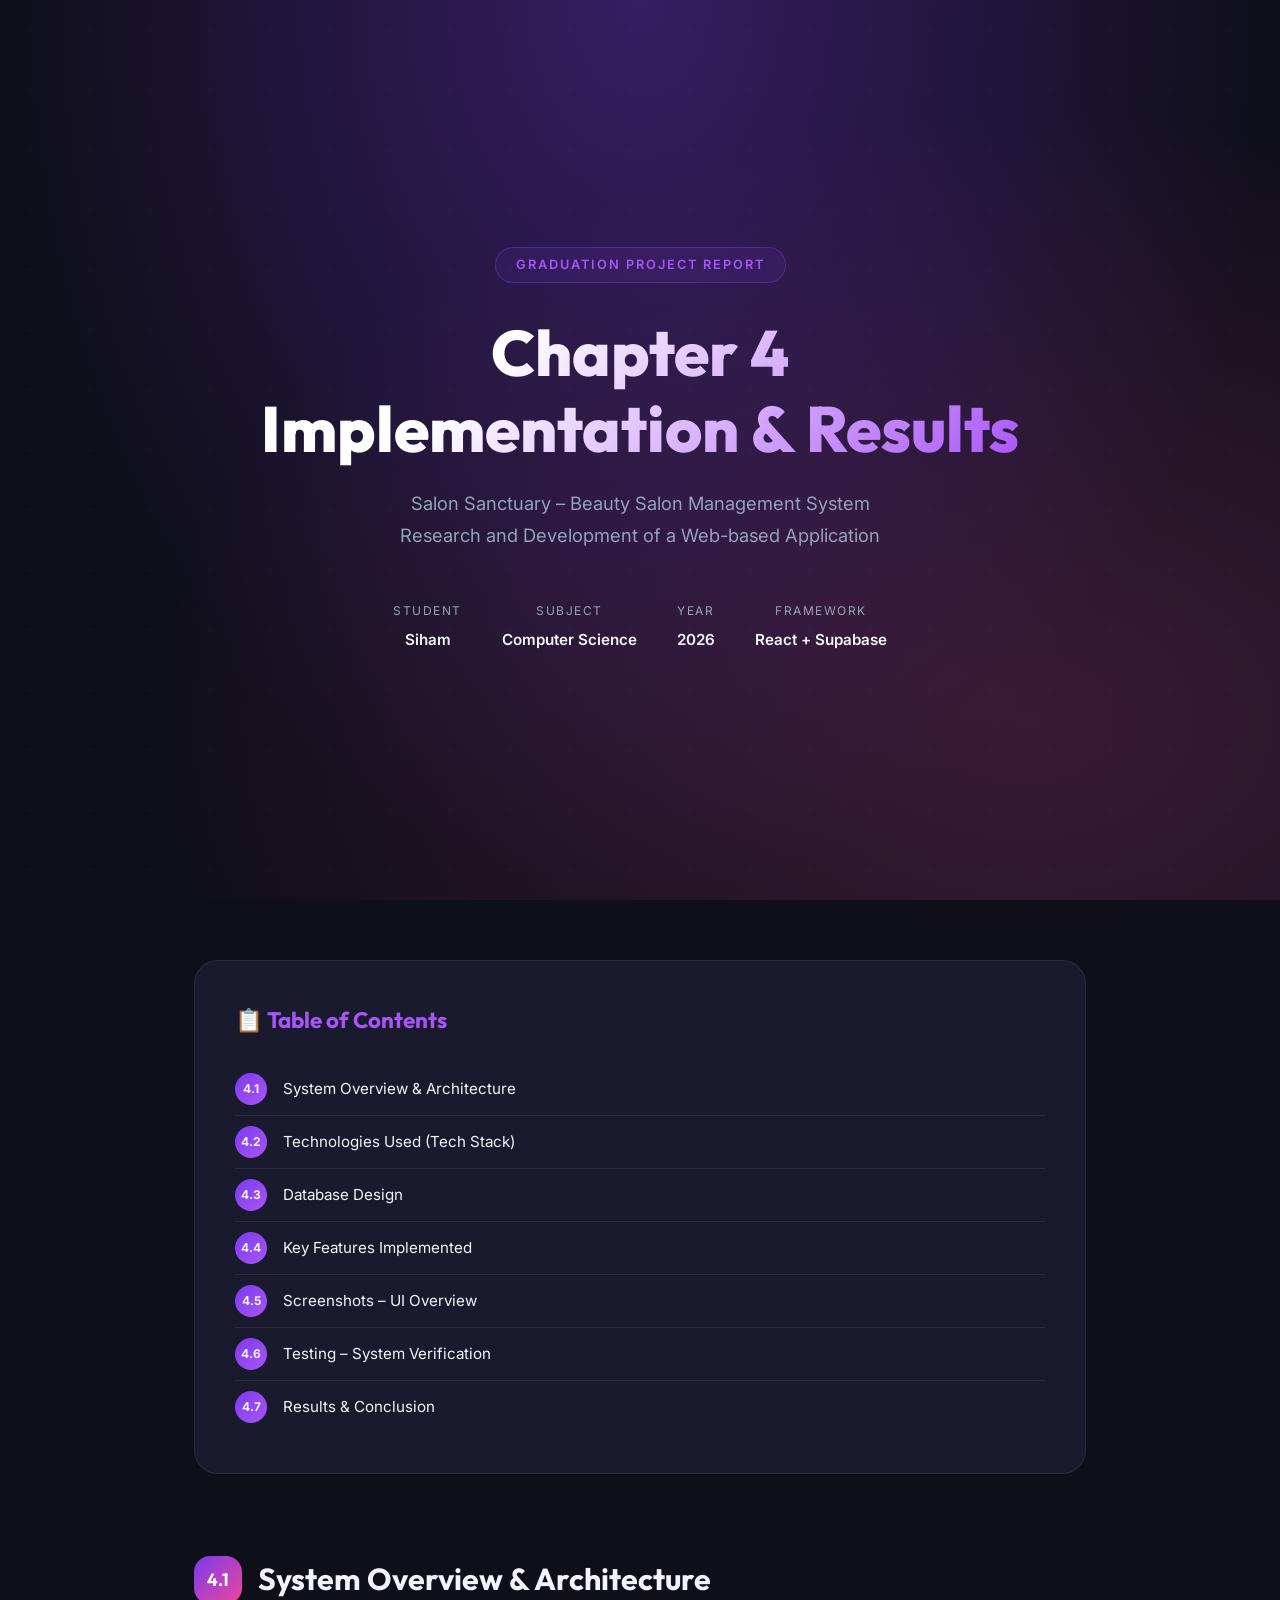
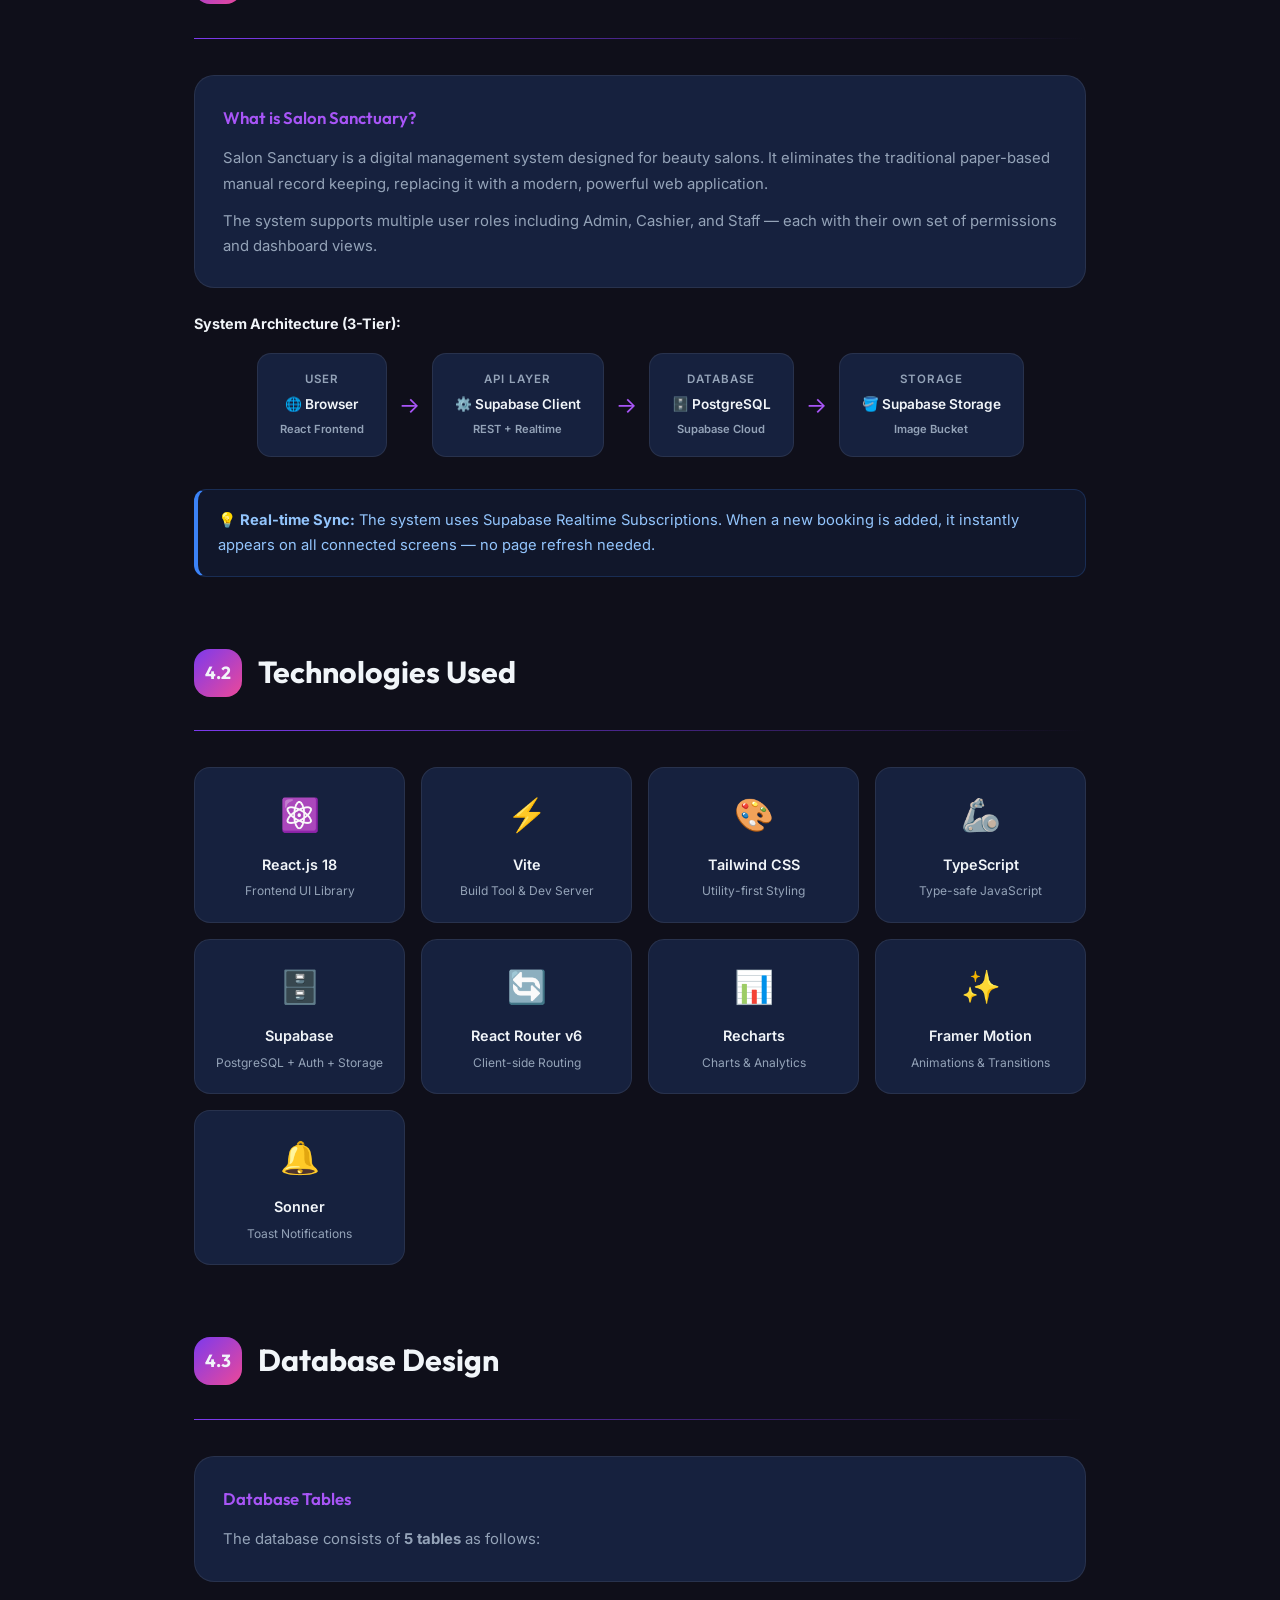
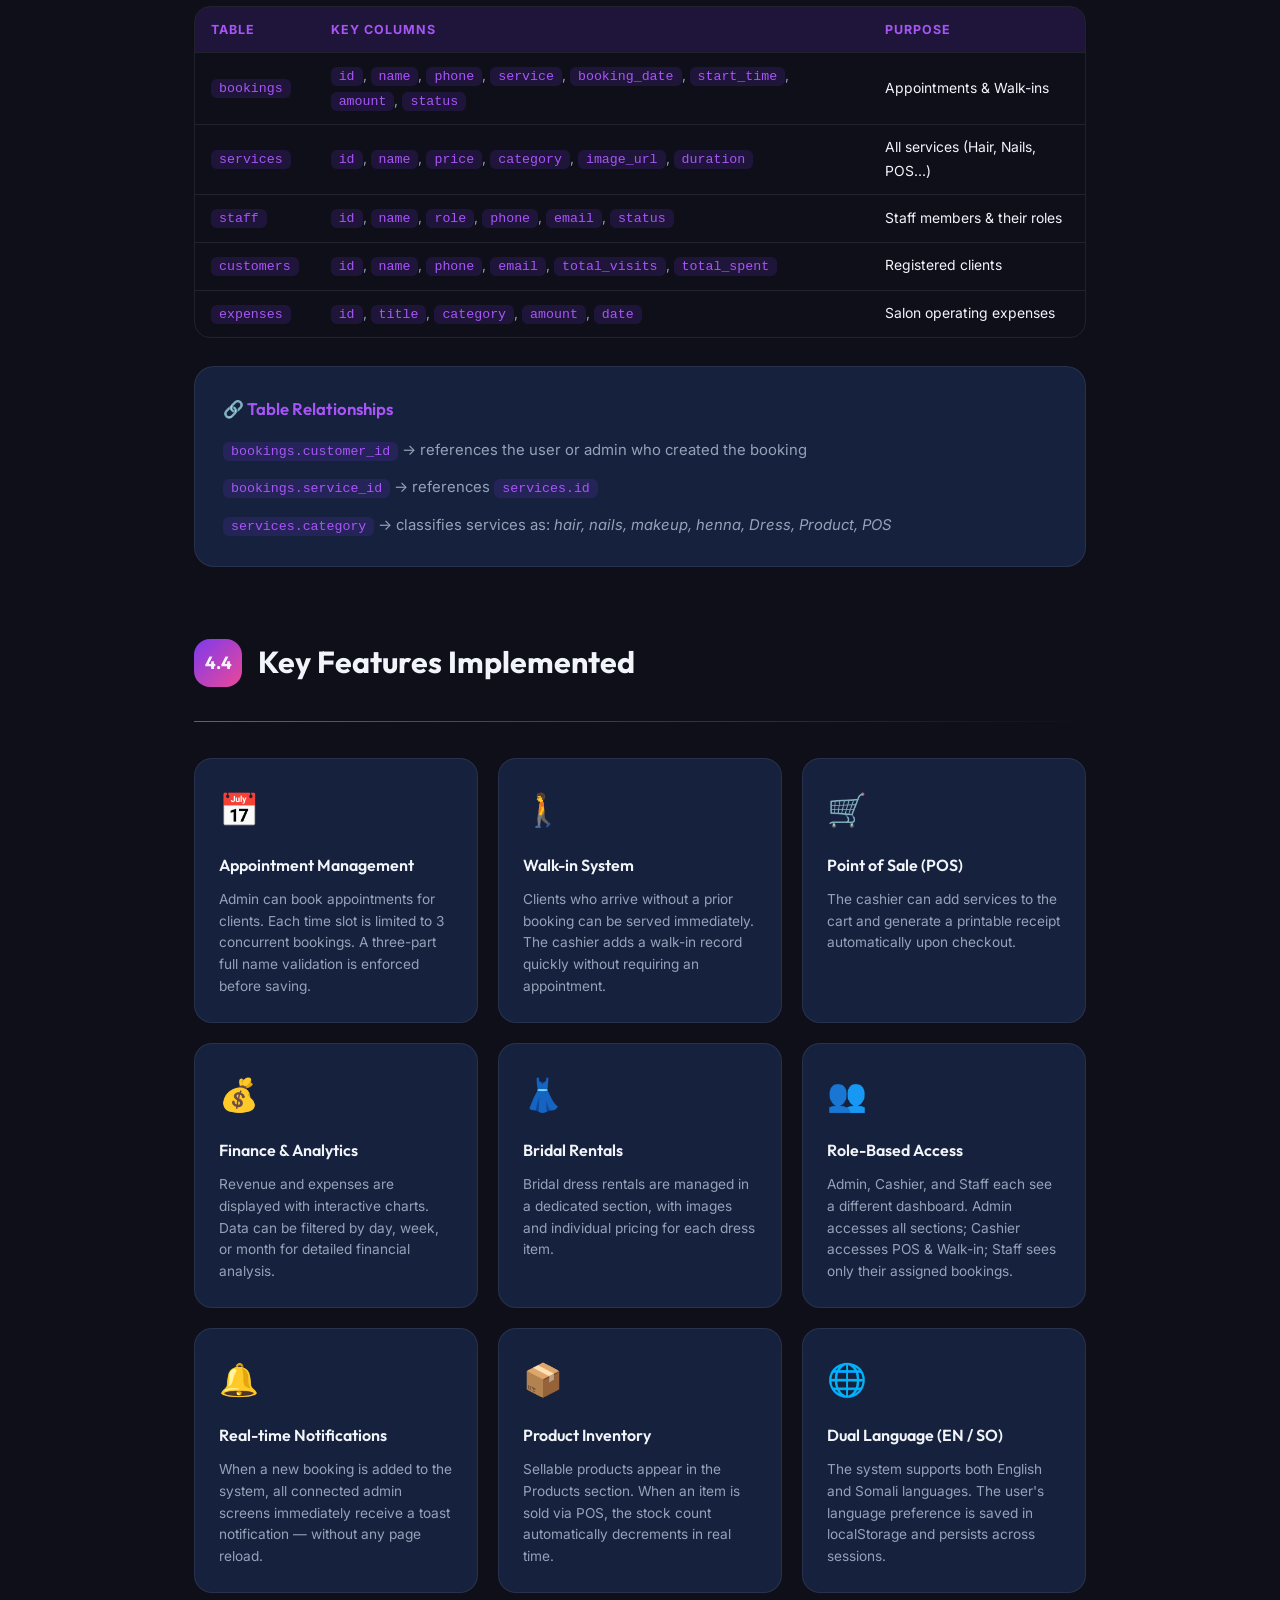
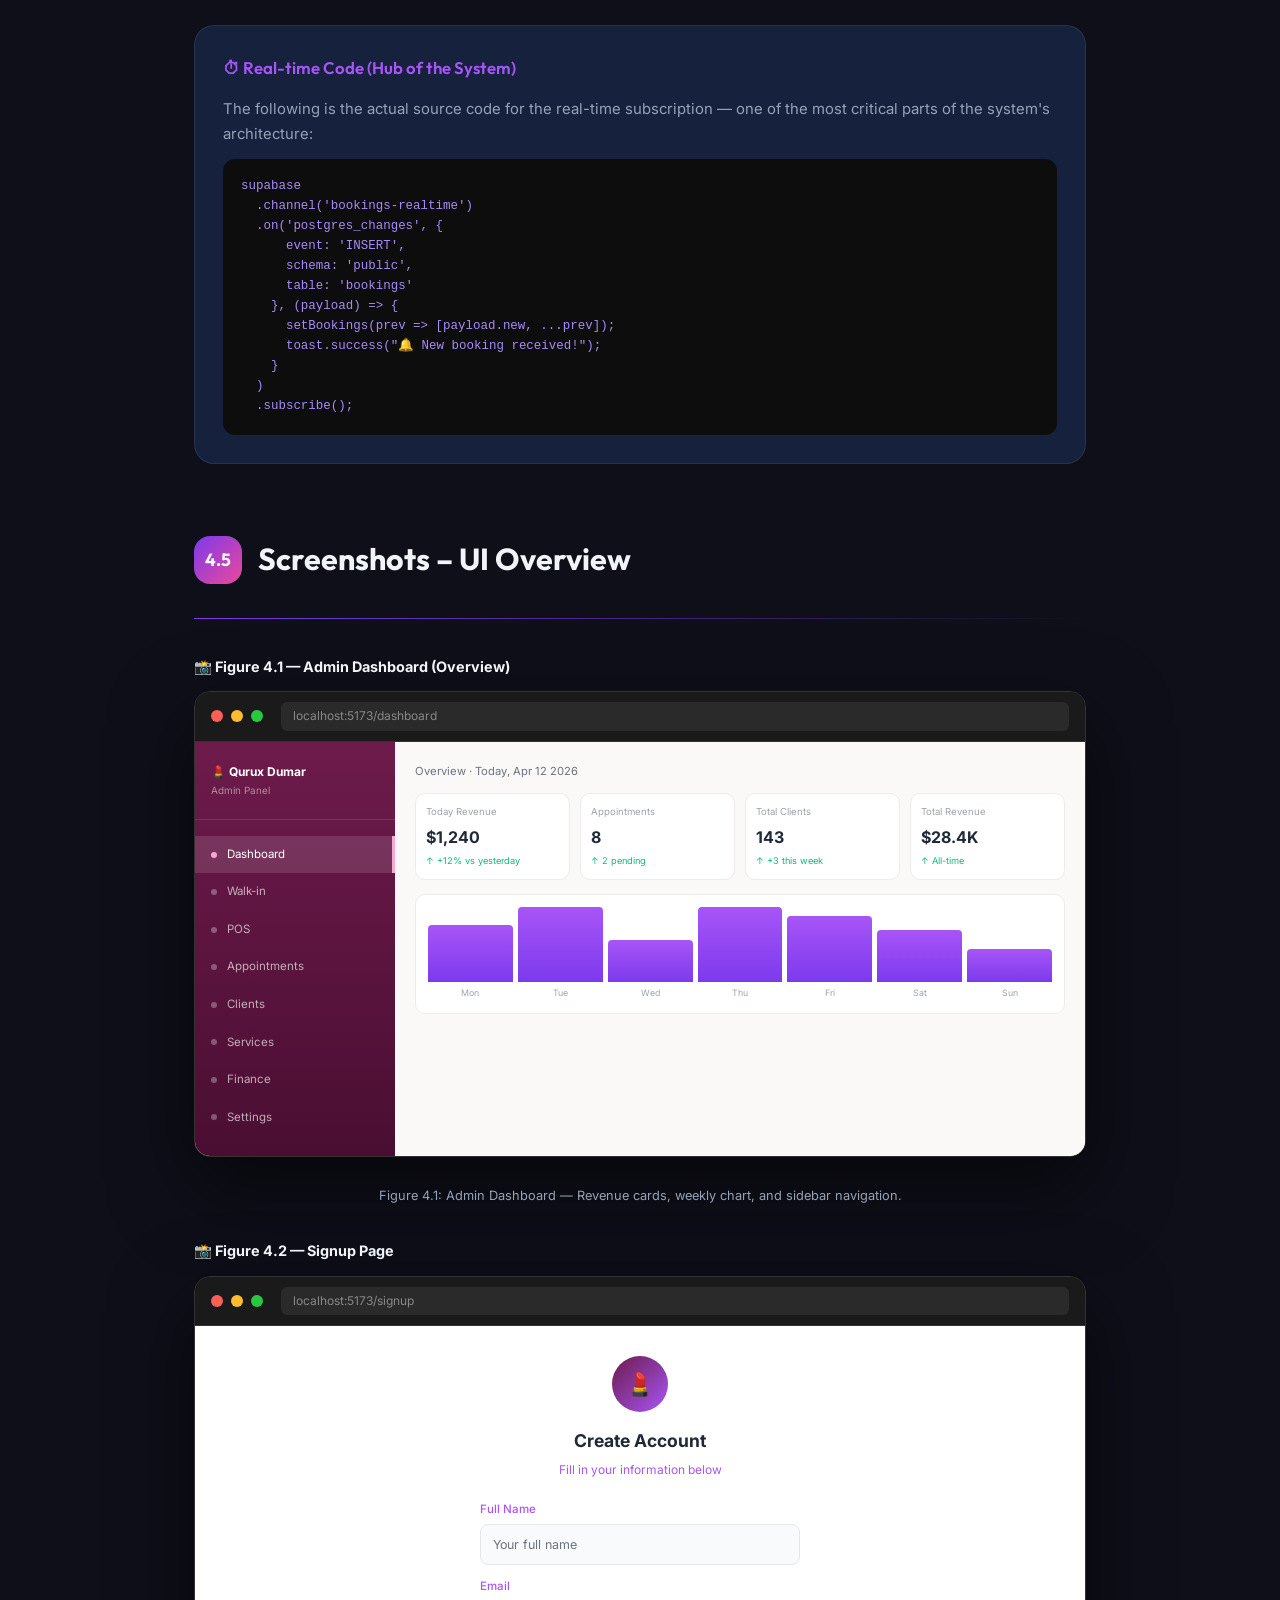
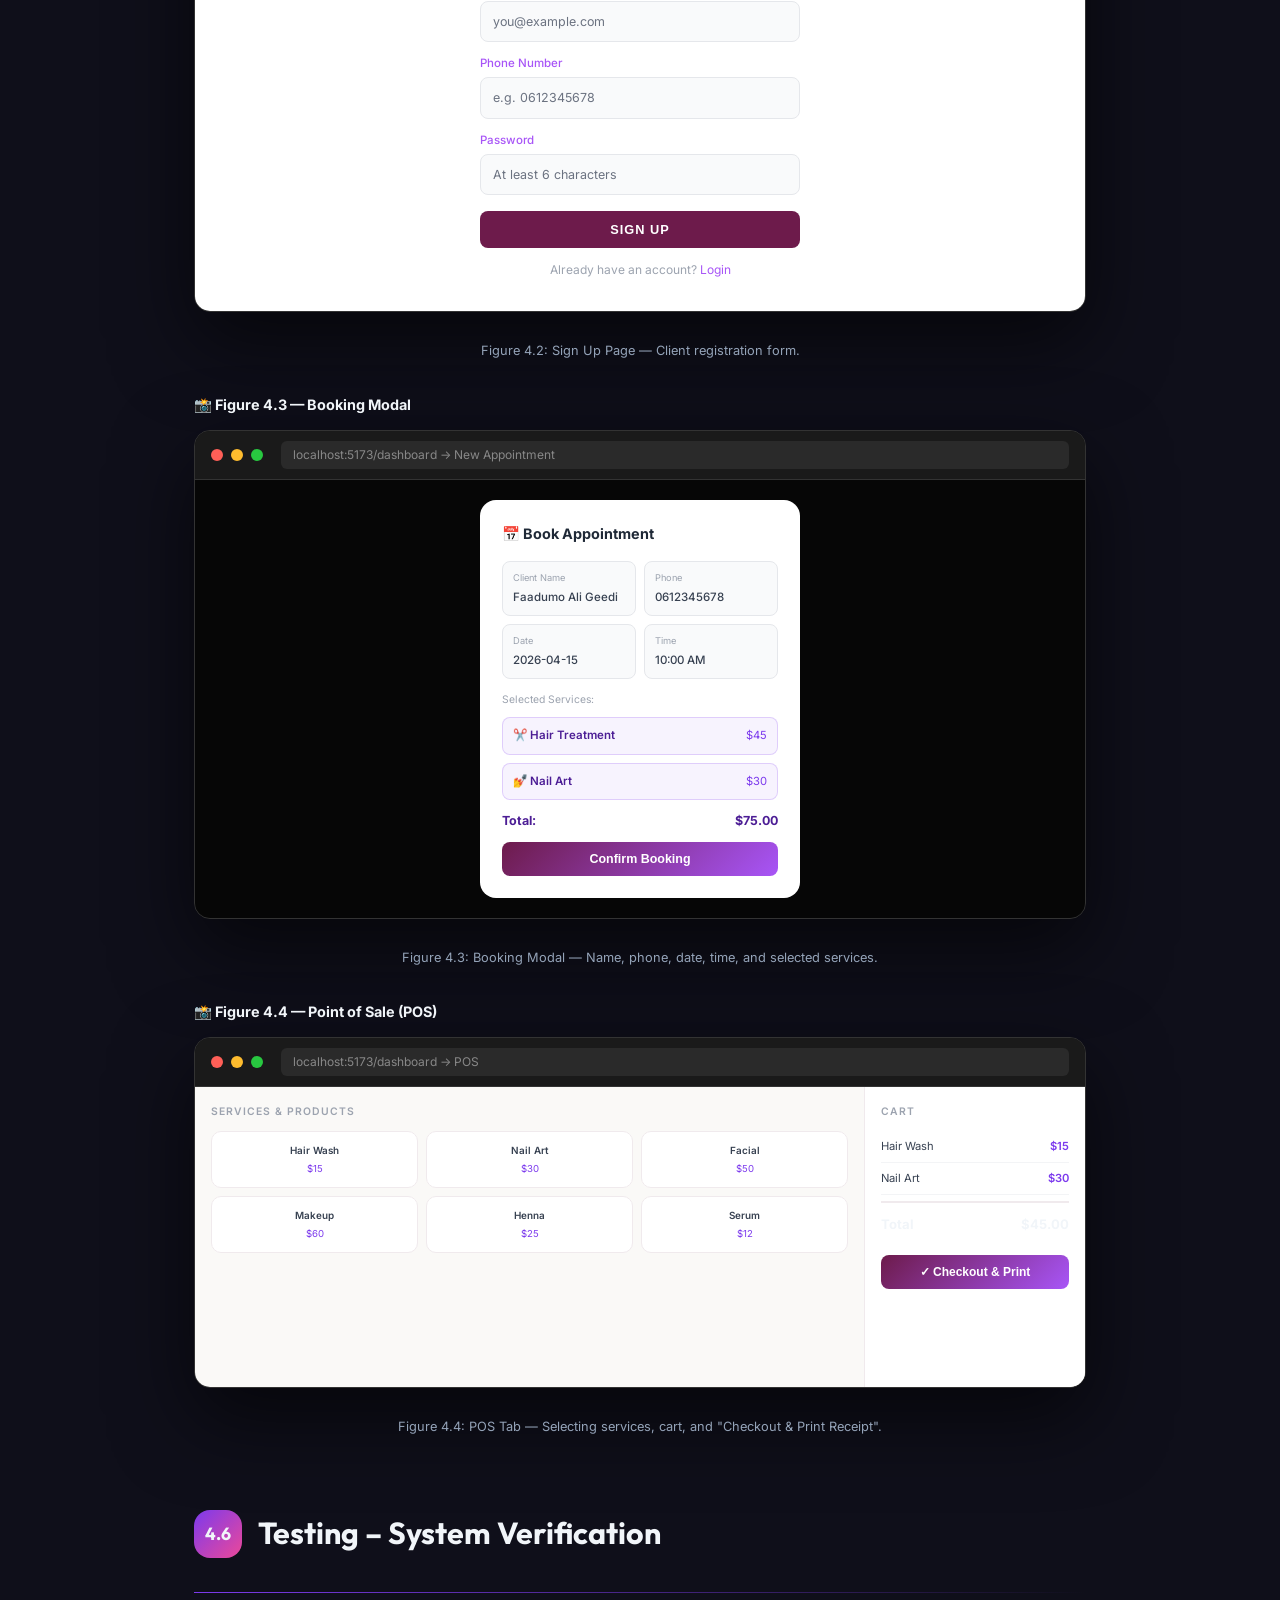
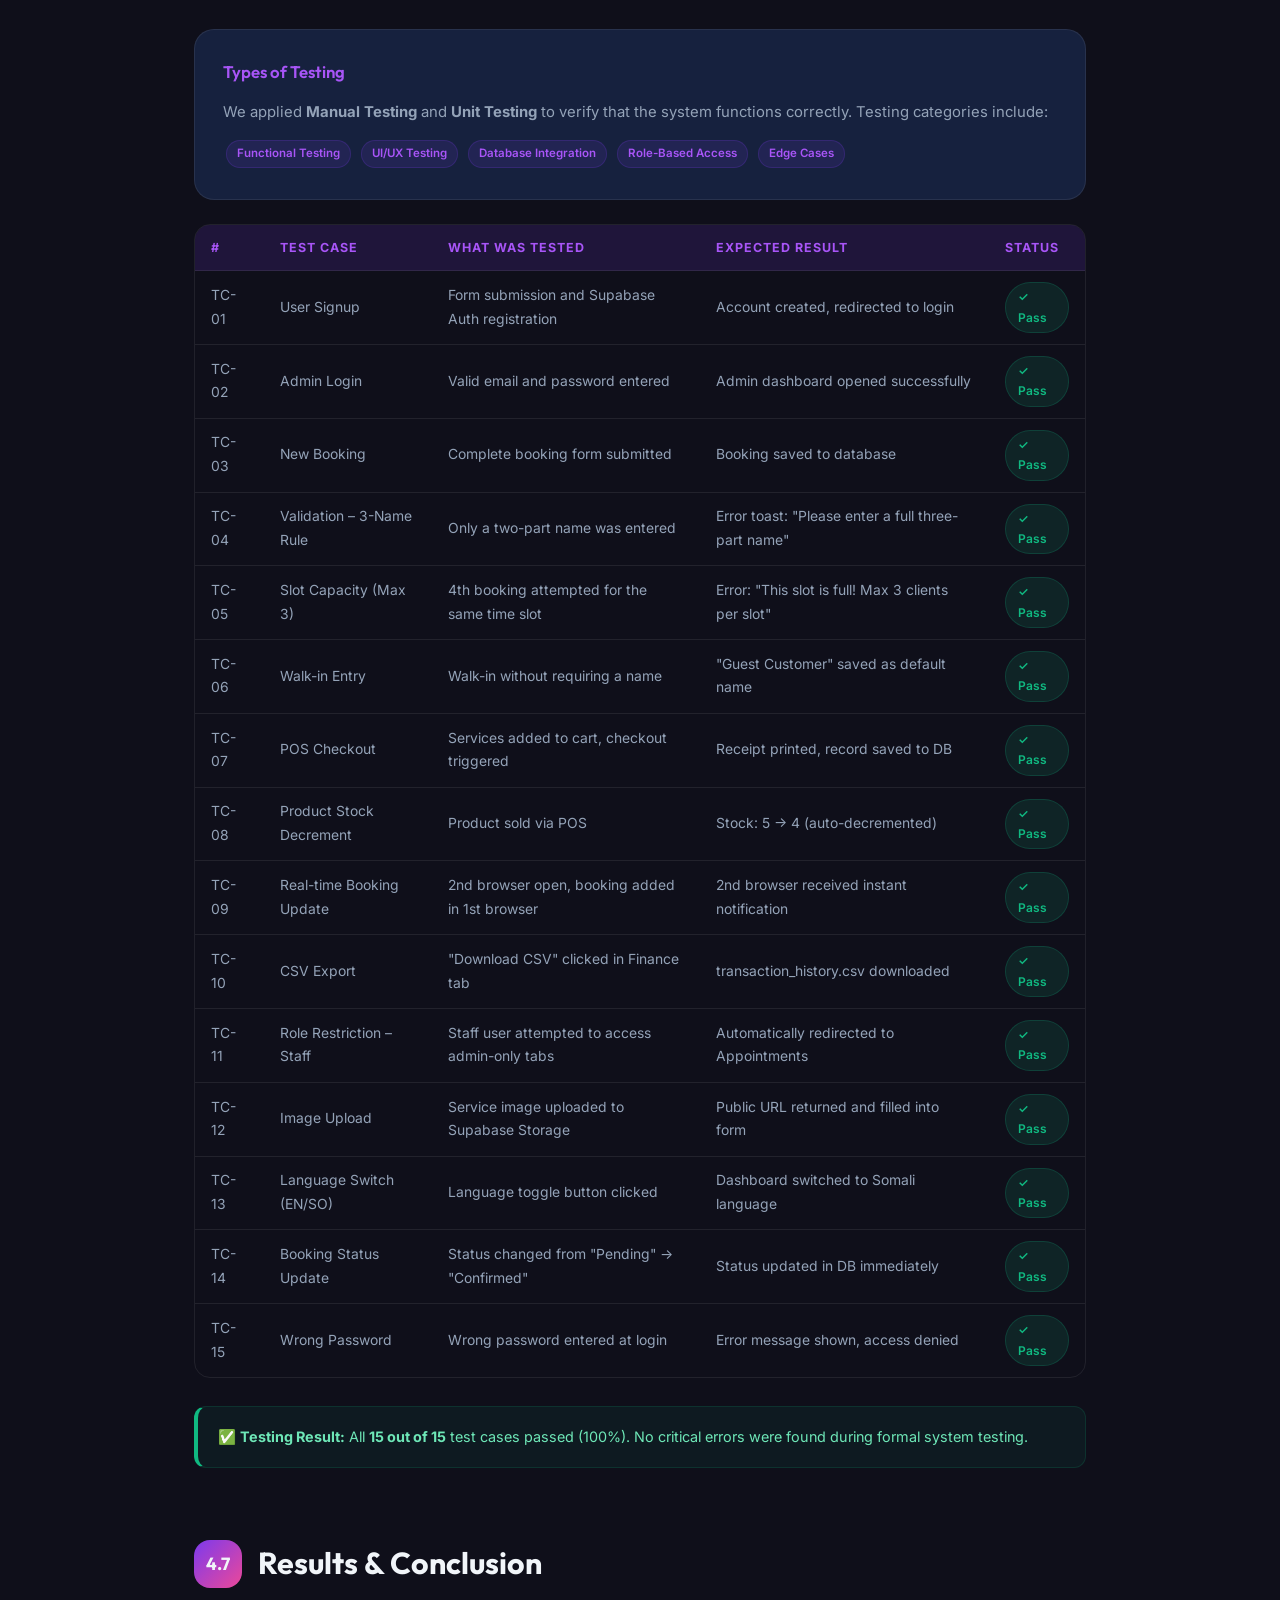
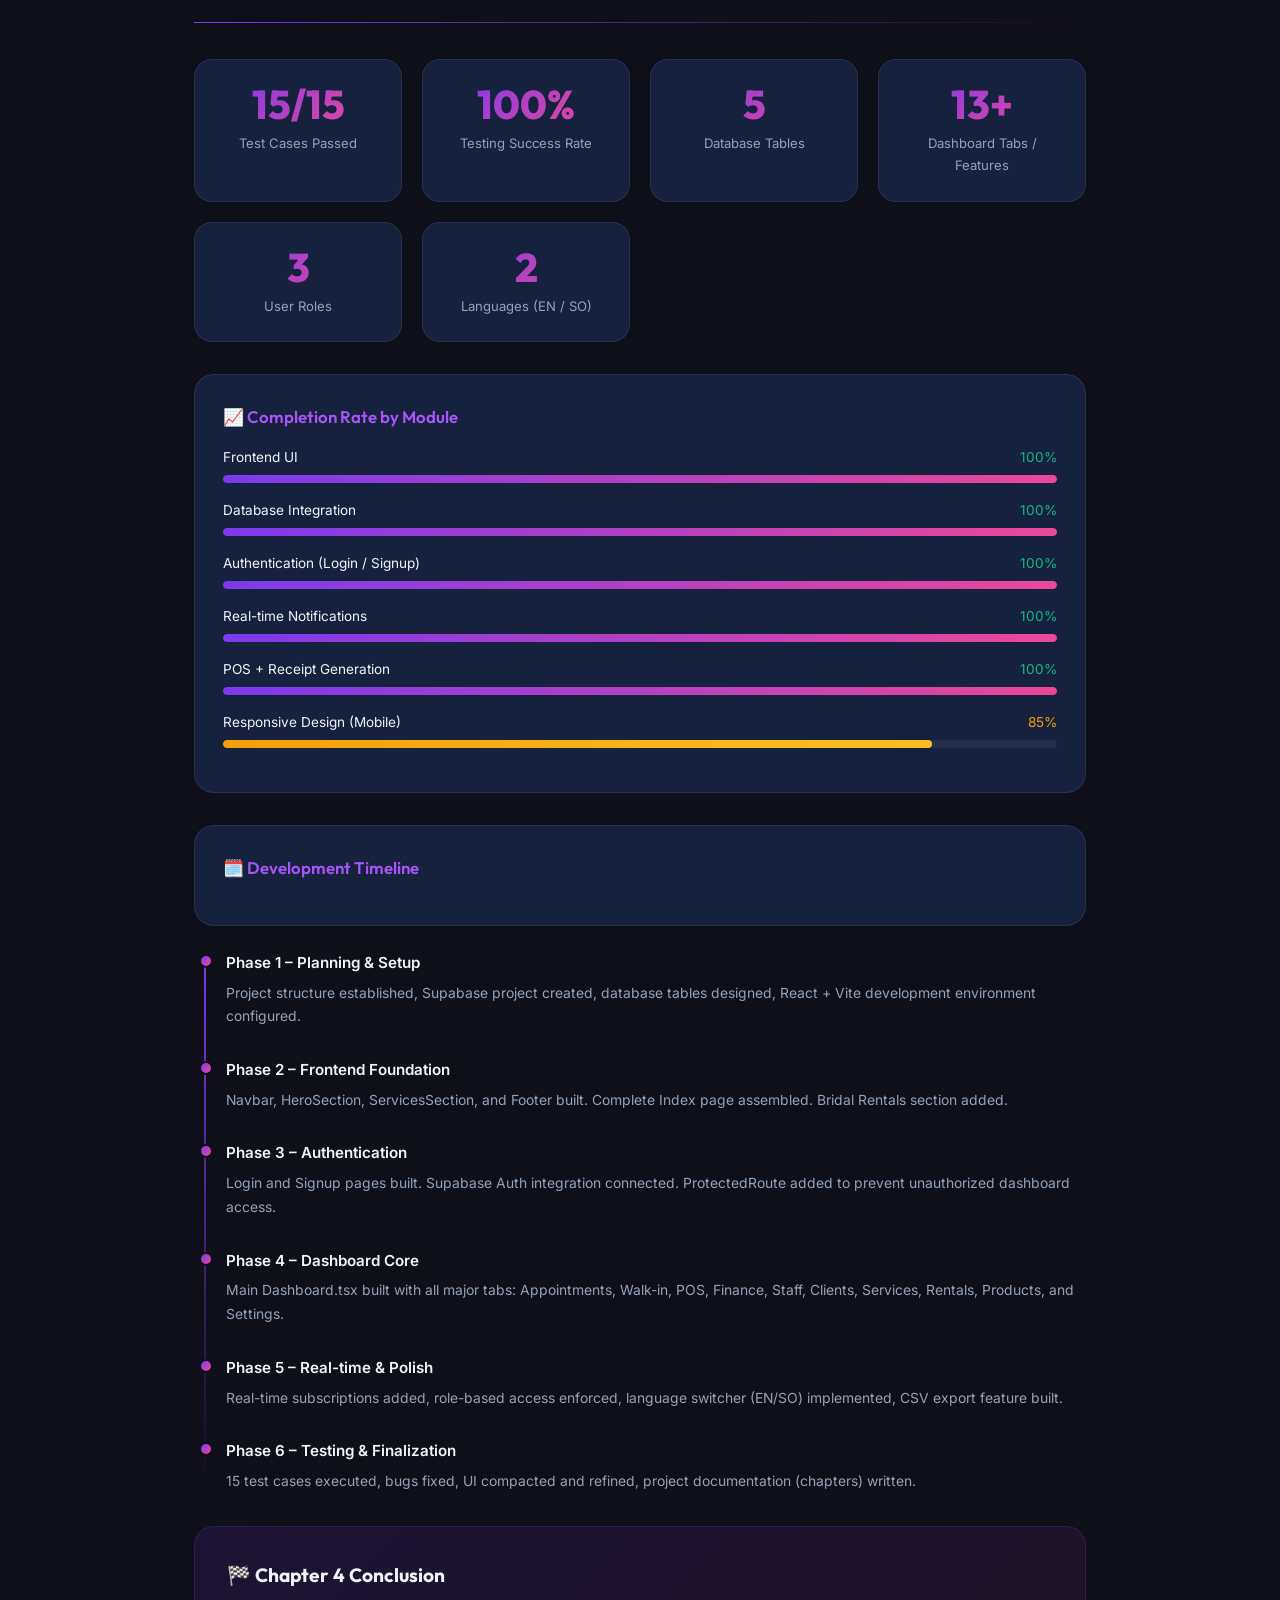
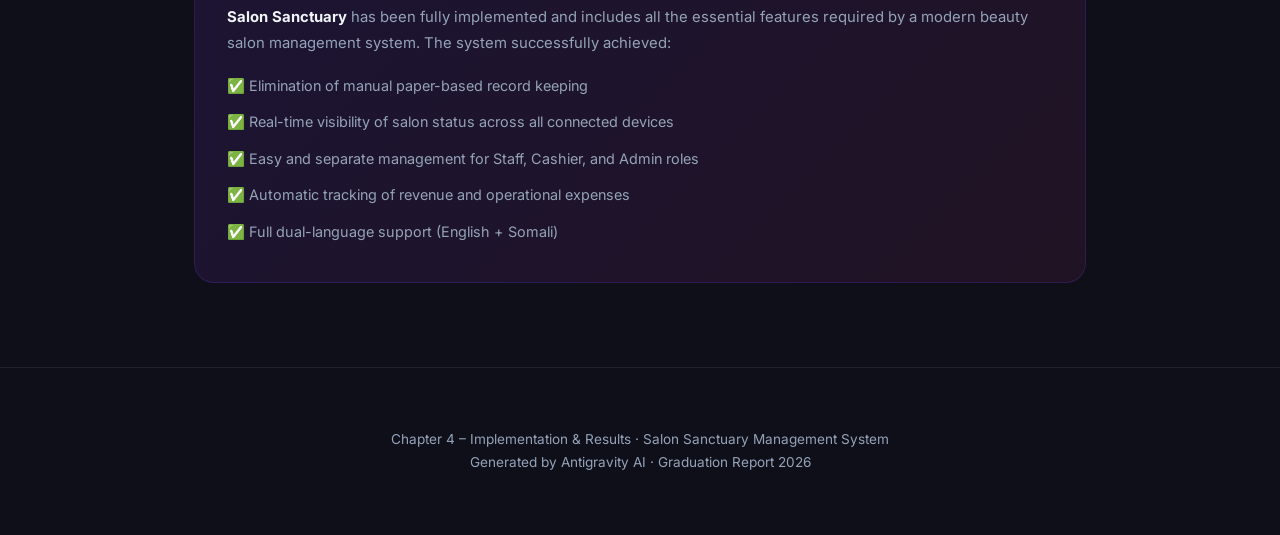
<file: chapter4_report.html>
<!DOCTYPE html>
<html lang="so">
<head>
  <meta charset="UTF-8" />
  <meta name="viewport" content="width=device-width, initial-scale=1.0" />
  <title>Chapter 4 – Implementation & Results | Salon Sanctuary</title>
  <link href="https://fonts.googleapis.com/css2?family=Inter:wght@300;400;500;600;700&family=Outfit:wght@400;600;700;800&display=swap" rel="stylesheet" />
  <style>
    :root {
      --primary:   #7c3aed;
      --secondary: #a855f7;
      --accent:    #ec4899;
      --bg:        #0f0f1a;
      --surface:   #1a1a2e;
      --card:      #16213e;
      --border:    rgba(255,255,255,0.08);
      --text:      #f1f5f9;
      --muted:     #94a3b8;
      --success:   #10b981;
      --warning:   #f59e0b;
      --danger:    #ef4444;
      --info:      #3b82f6;
    }

    * { box-sizing: border-box; margin: 0; padding: 0; }

    body {
      font-family: 'Inter', sans-serif;
      background: var(--bg);
      color: var(--text);
      line-height: 1.7;
    }

    /* ─── COVER PAGE ─── */
    .cover {
      min-height: 100vh;
      display: flex;
      flex-direction: column;
      align-items: center;
      justify-content: center;
      text-align: center;
      background: radial-gradient(ellipse at 50% 0%, rgba(124,58,237,.35) 0%, transparent 70%),
                  radial-gradient(ellipse at 80% 80%, rgba(236,72,153,.2) 0%, transparent 60%),
                  var(--bg);
      padding: 60px 40px;
      position: relative;
      overflow: hidden;
    }

    .cover::before {
      content: '';
      position: absolute;
      inset: 0;
      background: url("data:image/svg+xml,%3Csvg width='60' height='60' viewBox='0 0 60 60' xmlns='http://www.w3.org/2000/svg'%3E%3Cg fill='none' fill-rule='evenodd'%3E%3Cg fill='%239C92AC' fill-opacity='0.03'%3E%3Ccircle cx='30' cy='30' r='2'/%3E%3C/g%3E%3C/g%3E%3C/svg%3E");
      pointer-events: none;
    }

    .cover-badge {
      display: inline-block;
      padding: 6px 20px;
      border: 1px solid rgba(124,58,237,.4);
      border-radius: 100px;
      font-size: 0.8rem;
      font-weight: 600;
      letter-spacing: 2px;
      text-transform: uppercase;
      color: var(--secondary);
      background: rgba(124,58,237,.1);
      margin-bottom: 32px;
    }

    .cover h1 {
      font-family: 'Outfit', sans-serif;
      font-size: clamp(2.2rem, 5vw, 4rem);
      font-weight: 800;
      background: linear-gradient(135deg, #fff 30%, var(--secondary));
      -webkit-background-clip: text;
      -webkit-text-fill-color: transparent;
      background-clip: text;
      line-height: 1.2;
      margin-bottom: 20px;
    }

    .cover-sub {
      font-size: 1.15rem;
      color: var(--muted);
      max-width: 600px;
      margin-bottom: 50px;
    }

    .cover-meta {
      display: flex;
      gap: 40px;
      flex-wrap: wrap;
      justify-content: center;
    }

    .cover-meta-item { text-align: center; }
    .cover-meta-item .label { font-size: 0.75rem; text-transform: uppercase; letter-spacing: 1.5px; color: var(--muted); margin-bottom: 6px; }
    .cover-meta-item .value { font-size: 0.95rem; font-weight: 600; color: var(--text); }

    /* ─── CONTAINER ─── */
    .container {
      max-width: 940px;
      margin: 0 auto;
      padding: 60px 24px;
    }

    /* ─── TABLE OF CONTENTS ─── */
    .toc {
      background: var(--surface);
      border: 1px solid var(--border);
      border-radius: 24px;
      padding: 40px;
      margin-bottom: 60px;
    }
    .toc h2 { font-family: 'Outfit', sans-serif; font-size: 1.4rem; margin-bottom: 24px; color: var(--secondary); }
    .toc-list { list-style: none; }
    .toc-list li {
      padding: 10px 0;
      border-bottom: 1px solid var(--border);
      display: flex;
      align-items: center;
      gap: 16px;
      font-size: 0.95rem;
    }
    .toc-list li:last-child { border-bottom: none; }
    .toc-num {
      width: 32px; height: 32px;
      border-radius: 50%;
      background: linear-gradient(135deg, var(--primary), var(--secondary));
      display: flex; align-items: center; justify-content: center;
      font-size: 0.75rem; font-weight: 700; flex-shrink: 0;
    }

    /* ─── SECTION HEADERS ─── */
    .section-header {
      display: flex;
      align-items: center;
      gap: 16px;
      margin-bottom: 32px;
      padding-top: 20px;
    }
    .section-num {
      width: 48px; height: 48px;
      border-radius: 16px;
      background: linear-gradient(135deg, var(--primary), var(--accent));
      display: flex; align-items: center; justify-content: center;
      font-family: 'Outfit', sans-serif;
      font-size: 1.1rem; font-weight: 700; flex-shrink: 0;
    }
    .section-title {
      font-family: 'Outfit', sans-serif;
      font-size: clamp(1.3rem, 3vw, 1.9rem);
      font-weight: 700;
    }
    .section-divider {
      height: 1px;
      background: linear-gradient(90deg, var(--primary), transparent);
      margin-bottom: 36px;
    }

    /* ─── CARDS ─── */
    .card {
      background: var(--card);
      border: 1px solid var(--border);
      border-radius: 20px;
      padding: 28px;
      margin-bottom: 24px;
      transition: transform .3s, box-shadow .3s;
    }
    .card:hover { transform: translateY(-3px); box-shadow: 0 20px 40px rgba(0,0,0,.3); }
    .card h3 { font-family: 'Outfit', sans-serif; font-size: 1.05rem; font-weight: 600; margin-bottom: 14px; color: var(--secondary); }
    .card p { color: var(--muted); font-size: 0.93rem; margin-bottom: 12px; }
    .card p:last-child { margin-bottom: 0; }

    /* ─── INFO BOX ─── */
    .info-box {
      background: rgba(59,130,246,.08);
      border: 1px solid rgba(59,130,246,.2);
      border-left: 4px solid var(--info);
      border-radius: 12px;
      padding: 18px 20px;
      margin-bottom: 24px;
      font-size: 0.92rem;
      color: #93c5fd;
    }

    /* ─── TECH STACK GRID ─── */
    .tech-grid {
      display: grid;
      grid-template-columns: repeat(auto-fill, minmax(180px, 1fr));
      gap: 16px;
      margin-bottom: 32px;
    }
    .tech-item {
      background: var(--card);
      border: 1px solid var(--border);
      border-radius: 16px;
      padding: 20px 16px;
      text-align: center;
      transition: all .3s;
    }
    .tech-item:hover { border-color: var(--secondary); transform: translateY(-2px); }
    .tech-icon { font-size: 2rem; margin-bottom: 10px; }
    .tech-name { font-weight: 600; font-size: 0.9rem; margin-bottom: 4px; }
    .tech-desc { font-size: 0.75rem; color: var(--muted); }

    /* ─── ARCHITECTURE FLOW ─── */
    .arch-flow {
      display: flex;
      align-items: center;
      flex-wrap: wrap;
      gap: 12px;
      margin-bottom: 32px;
      justify-content: center;
    }
    .arch-box {
      background: var(--card);
      border: 1px solid var(--border);
      border-radius: 14px;
      padding: 16px 22px;
      text-align: center;
      font-size: 0.85rem;
      font-weight: 600;
    }
    .arch-box .label { color: var(--muted); font-size: 0.72rem; text-transform: uppercase; letter-spacing: 1px; margin-bottom: 4px; }
    .arch-box .name { color: var(--text); }
    .arch-arrow { color: var(--secondary); font-size: 1.4rem; }

    /* ─── DATABASE TABLE ─── */
    .db-table-wrap {
      overflow-x: auto;
      border-radius: 16px;
      border: 1px solid var(--border);
      margin-bottom: 28px;
    }
    table { width: 100%; border-collapse: collapse; }
    th {
      background: rgba(124,58,237,.15);
      color: var(--secondary);
      font-size: 0.78rem;
      text-transform: uppercase;
      letter-spacing: 1px;
      padding: 12px 16px;
      text-align: left;
    }
    td {
      padding: 11px 16px;
      font-size: 0.87rem;
      color: var(--muted);
      border-top: 1px solid var(--border);
    }
    tr:hover td { background: rgba(255,255,255,.02); color: var(--text); }
    code {
      background: rgba(124,58,237,.15);
      color: var(--secondary);
      padding: 2px 8px;
      border-radius: 6px;
      font-size: 0.83rem;
      font-family: 'Courier New', monospace;
    }

    /* ─── FEATURE CARDS ─── */
    .feature-grid {
      display: grid;
      grid-template-columns: repeat(auto-fill, minmax(270px, 1fr));
      gap: 20px;
      margin-bottom: 32px;
    }
    .feature-card {
      background: var(--card);
      border: 1px solid var(--border);
      border-radius: 18px;
      padding: 24px;
      transition: all .3s;
      position: relative;
      overflow: hidden;
    }
    .feature-card::before {
      content: '';
      position: absolute;
      top: 0; left: 0; right: 0;
      height: 3px;
      background: linear-gradient(90deg, var(--primary), var(--accent));
      opacity: 0;
      transition: opacity .3s;
    }
    .feature-card:hover::before { opacity: 1; }
    .feature-card:hover { transform: translateY(-4px); border-color: rgba(124,58,237,.3); }
    .feature-icon { font-size: 2rem; margin-bottom: 14px; }
    .feature-card h4 { font-family: 'Outfit', sans-serif; font-size: 1rem; font-weight: 600; margin-bottom: 10px; }
    .feature-card p { font-size: 0.855rem; color: var(--muted); line-height: 1.6; }

    /* ─── SCREENSHOT MOCKUP ─── */
    .mockup-container {
      background: #0d0d0d;
      border: 1px solid #333;
      border-radius: 16px;
      overflow: hidden;
      margin-bottom: 28px;
      box-shadow: 0 30px 80px rgba(0,0,0,.6);
    }
    .mockup-bar {
      background: #1a1a1a;
      padding: 10px 16px;
      display: flex;
      align-items: center;
      gap: 8px;
      border-bottom: 1px solid #333;
    }
    .dot { width: 12px; height: 12px; border-radius: 50%; }
    .dot-r { background: #ff5f57; }
    .dot-y { background: #febc2e; }
    .dot-g { background: #28c840; }
    .mockup-url {
      flex: 1;
      background: #2a2a2a;
      border-radius: 6px;
      padding: 4px 12px;
      font-size: 0.75rem;
      color: #888;
      margin-left: 10px;
    }
    .mockup-body { padding: 0; }

    /* DASHBOARD MOCKUP */
    .dash-mockup {
      background: #faf9f7;
      display: flex;
      min-height: 340px;
      font-family: 'Inter', sans-serif;
    }
    .dash-sidebar {
      width: 200px;
      background: linear-gradient(180deg, #6D1B4B 0%, #4A0E32 100%);
      padding: 20px 0;
      flex-shrink: 0;
    }
    .ds-logo {
      padding: 0 16px 20px;
      border-bottom: 1px solid rgba(255,255,255,.1);
      margin-bottom: 16px;
    }
    .ds-logo-text { font-size: 0.75rem; font-weight: 700; color: #fff; }
    .ds-logo-sub { font-size: 0.62rem; color: rgba(255,255,255,.5); }
    .ds-nav-item {
      padding: 9px 16px;
      display: flex;
      align-items: center;
      gap: 10px;
      font-size: 0.72rem;
      color: rgba(255,255,255,.65);
      cursor: pointer;
    }
    .ds-nav-item.active {
      background: rgba(255,255,255,.12);
      color: #fff;
      border-right: 3px solid #f9a8d4;
    }
    .ds-nav-dot { width: 6px; height: 6px; border-radius: 50%; background: rgba(255,255,255,.3); }
    .ds-nav-item.active .ds-nav-dot { background: #f9a8d4; }

    .dash-main { flex: 1; padding: 20px; background: #faf9f7; overflow: hidden; }
    .dash-stats {
      display: grid;
      grid-template-columns: repeat(4, 1fr);
      gap: 10px;
      margin-bottom: 14px;
    }
    .dash-stat {
      background: white;
      border: 1px solid #f0eaed;
      border-radius: 10px;
      padding: 10px;
    }
    .dash-stat .s-label { font-size: 0.6rem; color: #9ca3af; margin-bottom: 4px; }
    .dash-stat .s-value { font-size: 1rem; font-weight: 700; color: #1f2937; }
    .dash-stat .s-sub { font-size: 0.58rem; color: #10b981; margin-top: 2px; }
    .dash-chart-area {
      background: white;
      border: 1px solid #f0eaed;
      border-radius: 10px;
      padding: 12px;
      height: 120px;
      display: flex;
      align-items: flex-end;
      gap: 5px;
    }
    .bar-col { flex: 1; display: flex; flex-direction: column; align-items: center; gap: 4px; height: 100%; justify-content: flex-end; }
    .bar-fill { width: 100%; border-radius: 4px 4px 0 0; background: linear-gradient(0deg, #7c3aed, #a855f7); }
    .bar-lbl { font-size: 0.55rem; color: #9ca3af; }

    /* SIGN UP MOCKUP */
    .signup-mockup {
      background: #fff;
      padding: 30px;
      display: flex;
      flex-direction: column;
      align-items: center;
      min-height: 280px;
    }
    .sm-logo { width: 56px; height: 56px; border-radius: 50%; background: linear-gradient(135deg, #6D1B4B, #a855f7); display: flex; align-items: center; justify-content: center; margin-bottom: 14px; font-size: 1.4rem; }
    .sm-title { font-size: 1.1rem; font-weight: 700; color: #1f2937; margin-bottom: 4px; }
    .sm-sub { font-size: 0.75rem; color: #a855f7; margin-bottom: 20px; }
    .sm-field { width: 100%; max-width: 320px; margin-bottom: 12px; }
    .sm-label { font-size: 0.72rem; color: #a855f7; margin-bottom: 4px; font-weight: 500; }
    .sm-input { width: 100%; border: 1px solid #e5e7eb; border-radius: 8px; padding: 9px 12px; font-size: 0.78rem; color: #6b7280; background: #f9fafb; }
    .sm-btn { width: 100%; max-width: 320px; background: #6D1B4B; color: white; border: none; border-radius: 8px; padding: 11px; font-size: 0.8rem; font-weight: 600; letter-spacing: 1px; cursor: pointer; margin-top: 4px; }

    /* BOOKING MODAL MOCKUP */
    .modal-mockup {
      background: rgba(0,0,0,.5);
      padding: 20px;
      display: flex;
      align-items: center;
      justify-content: center;
      min-height: 280px;
    }
    .modal-inner {
      background: white;
      border-radius: 16px;
      padding: 22px;
      width: 100%;
      max-width: 320px;
    }
    .mi-title { font-size: 0.9rem; font-weight: 700; color: #1f2937; margin-bottom: 14px; }
    .mi-grid { display: grid; grid-template-columns: 1fr 1fr; gap: 8px; margin-bottom: 12px; }
    .mi-field { background: #f9fafb; border: 1px solid #e5e7eb; border-radius: 8px; padding: 8px 10px; }
    .mi-field-label { font-size: 0.58rem; color: #9ca3af; margin-bottom: 2px; }
    .mi-field-val { font-size: 0.72rem; color: #374151; font-weight: 500; }
    .mi-service { display: flex; align-items: center; gap: 8px; background: rgba(124,58,237,.06); border: 1px solid rgba(124,58,237,.2); border-radius: 8px; padding: 8px 10px; margin-bottom: 8px; }
    .mi-service-name { font-size: 0.72rem; font-weight: 600; color: #4c1d95; }
    .mi-service-price { font-size: 0.7rem; color: #7c3aed; margin-left: auto; }
    .mi-submit { width: 100%; background: linear-gradient(135deg, #6D1B4B, #a855f7); color: white; border: none; border-radius: 8px; padding: 10px; font-size: 0.78rem; font-weight: 600; cursor: pointer; }

    /* POS MOCKUP */
    .pos-mockup {
      background: #faf9f7;
      display: flex;
      min-height: 300px;
      font-family: 'Inter', sans-serif;
    }
    .pos-left { flex: 1; padding: 16px; border-right: 1px solid #f0eaed; }
    .pos-right { width: 220px; padding: 16px; background: white; }
    .pos-label { font-size: 0.65rem; font-weight: 600; color: #9ca3af; text-transform: uppercase; letter-spacing: 1px; margin-bottom: 10px; }
    .service-tiles { display: grid; grid-template-columns: repeat(3, 1fr); gap: 8px; }
    .s-tile { background: white; border: 1px solid #f0eaed; border-radius: 10px; padding: 10px; text-align: center; cursor: pointer; }
    .s-tile-name { font-size: 0.62rem; font-weight: 600; color: #374151; margin-bottom: 2px; }
    .s-tile-price { font-size: 0.6rem; color: #7c3aed; }
    .cart-item { display: flex; justify-content: space-between; align-items: center; padding: 6px 0; border-bottom: 1px solid #f3f4f6; }
    .ci-name { font-size: 0.7rem; color: #374151; }
    .ci-price { font-size: 0.7rem; font-weight: 600; color: #7c3aed; }
    .cart-total { display: flex; justify-content: space-between; padding: 10px 0; font-weight: 700; font-size: 0.82rem; border-top: 2px solid #f0eaed; margin-top: 6px; }
    .pos-checkout { width: 100%; background: linear-gradient(135deg, #6D1B4B, #a855f7); color: white; border: none; border-radius: 8px; padding: 10px; font-size: 0.75rem; font-weight: 600; cursor: pointer; margin-top: 10px; }

    /* ─── TEST TABLE ─── */
    .test-status {
      display: inline-flex;
      align-items: center;
      gap: 6px;
      padding: 4px 12px;
      border-radius: 100px;
      font-size: 0.75rem;
      font-weight: 600;
    }
    .pass { background: rgba(16,185,129,.12); color: var(--success); border: 1px solid rgba(16,185,129,.2); }
    .fail { background: rgba(239,68,68,.12); color: var(--danger); border: 1px solid rgba(239,68,68,.2); }
    .partial { background: rgba(245,158,11,.12); color: var(--warning); border: 1px solid rgba(245,158,11,.2); }

    /* ─── RESULTS CHART ─── */
    .results-grid {
      display: grid;
      grid-template-columns: repeat(auto-fill, minmax(200px, 1fr));
      gap: 20px;
      margin-bottom: 32px;
    }
    .result-card {
      background: var(--card);
      border: 1px solid var(--border);
      border-radius: 18px;
      padding: 24px;
      text-align: center;
    }
    .result-num {
      font-family: 'Outfit', sans-serif;
      font-size: 2.5rem;
      font-weight: 800;
      background: linear-gradient(135deg, var(--primary), var(--accent));
      -webkit-background-clip: text;
      -webkit-text-fill-color: transparent;
      background-clip: text;
      line-height: 1;
      margin-bottom: 8px;
    }
    .result-label { font-size: 0.82rem; color: var(--muted); }

    /* ─── PROGRESS BAR ─── */
    .progress-row { margin-bottom: 16px; }
    .progress-label {
      display: flex;
      justify-content: space-between;
      margin-bottom: 6px;
      font-size: 0.85rem;
    }
    .progress-track {
      height: 8px;
      background: rgba(255,255,255,.06);
      border-radius: 100px;
      overflow: hidden;
    }
    .progress-fill {
      height: 100%;
      border-radius: 100px;
      background: linear-gradient(90deg, var(--primary), var(--accent));
    }

    /* ─── TIMELINE ─── */
    .timeline { position: relative; padding-left: 32px; margin-bottom: 32px; }
    .timeline::before {
      content: '';
      position: absolute;
      left: 10px; top: 8px; bottom: 8px;
      width: 2px;
      background: linear-gradient(180deg, var(--primary), transparent);
    }
    .tl-item { position: relative; margin-bottom: 28px; }
    .tl-dot {
      position: absolute;
      left: -27px; top: 4px;
      width: 14px; height: 14px;
      border-radius: 50%;
      background: linear-gradient(135deg, var(--primary), var(--accent));
      border: 2px solid var(--bg);
    }
    .tl-title { font-weight: 600; font-size: 0.95rem; margin-bottom: 6px; }
    .tl-body { font-size: 0.87rem; color: var(--muted); }

    /* ─── TAG ─── */
    .tag {
      display: inline-block;
      padding: 3px 10px;
      border-radius: 100px;
      font-size: 0.72rem;
      font-weight: 600;
      background: rgba(124,58,237,.12);
      color: var(--secondary);
      border: 1px solid rgba(124,58,237,.2);
      margin: 3px;
    }

    /* ─── CALLOUT ─── */
    .callout {
      background: rgba(16,185,129,.07);
      border: 1px solid rgba(16,185,129,.15);
      border-left: 4px solid var(--success);
      border-radius: 12px;
      padding: 18px 20px;
      margin-bottom: 28px;
      font-size: 0.9rem;
      color: #6ee7b7;
    }

    /* ─── FOOTER ─── */
    .footer {
      text-align: center;
      padding: 60px 24px;
      color: var(--muted);
      font-size: 0.85rem;
      border-top: 1px solid var(--border);
    }

    /* ─── PRINT ─── */
    @media print {
      body { background: white; color: #333; }
      .cover { background: #f3f4f6; min-height: auto; padding: 40px; }
      .cover h1 { -webkit-text-fill-color: #333; }
      .card, .feature-card, .result-card, .toc, .mockup-container, .tech-item {
        background: white; border: 1px solid #ddd; box-shadow: none;
        break-inside: avoid;
      }
      .dash-mockup, .pos-mockup { background: #f9fafb; }
      .dash-sidebar { background: #6D1B4B; }
    }

    @media (max-width: 640px) {
      .dash-stats { grid-template-columns: repeat(2, 1fr); }
      .service-tiles { grid-template-columns: repeat(2, 1fr); }
      .dash-sidebar { display: none; }
      .pos-right { width: 160px; }
    }
  </style>
</head>
<body>

<!-- ════════════════════════ COVER ════════════════════════ -->
<div class="cover">
  <div class="cover-badge">Graduation Project Report</div>
  <h1>Chapter 4<br/>Implementation &amp; Results</h1>
  <p class="cover-sub">
    Salon Sanctuary – Beauty Salon Management System<br/>
    Research and Development of a Web-based Application
  </p>
  <div class="cover-meta">
    <div class="cover-meta-item">
      <div class="label">Student</div>
      <div class="value">Siham</div>
    </div>
    <div class="cover-meta-item">
      <div class="label">Subject</div>
      <div class="value">Computer Science</div>
    </div>
    <div class="cover-meta-item">
      <div class="label">Year</div>
      <div class="value">2026</div>
    </div>
    <div class="cover-meta-item">
      <div class="label">Framework</div>
      <div class="value">React + Supabase</div>
    </div>
  </div>
</div>

<!-- ════════════════════════ MAIN CONTENT ════════════════════════ -->
<div class="container">

  <!-- TABLE OF CONTENTS -->
  <div class="toc">
    <h2>📋 Table of Contents</h2>
    <ul class="toc-list">
      <li><span class="toc-num">4.1</span> System Overview &amp; Architecture</li>
      <li><span class="toc-num">4.2</span> Technologies Used (Tech Stack)</li>
      <li><span class="toc-num">4.3</span> Database Design</li>
      <li><span class="toc-num">4.4</span> Key Features Implemented</li>
      <li><span class="toc-num">4.5</span> Screenshots – UI Overview</li>
      <li><span class="toc-num">4.6</span> Testing – System Verification</li>
      <li><span class="toc-num">4.7</span> Results &amp; Conclusion</li>
    </ul>
  </div>

  <!-- ─── 4.1 SYSTEM ARCHITECTURE ─── -->
  <div class="section-header">
    <div class="section-num">4.1</div>
    <div class="section-title">System Overview &amp; Architecture</div>
  </div>
  <div class="section-divider"></div>

  <div class="card">
    <h3>What is Salon Sanctuary?</h3>
    <p>Salon Sanctuary is a digital management system designed for beauty salons. It eliminates the traditional paper-based manual record keeping, replacing it with a modern, powerful web application.</p>
    <p>The system supports multiple user roles including Admin, Cashier, and Staff — each with their own set of permissions and dashboard views.</p>
  </div>

  <p style="font-size:.9rem;color:var(--muted);margin-bottom:16px;"><strong style="color:var(--text)">System Architecture (3-Tier):</strong></p>
  <div class="arch-flow">
    <div class="arch-box">
      <div class="label">User</div>
      <div class="name">🌐 Browser<br/><small style="color:var(--muted);font-size:.7rem">React Frontend</small></div>
    </div>
    <div class="arch-arrow">→</div>
    <div class="arch-box">
      <div class="label">API Layer</div>
      <div class="name">⚙️ Supabase Client<br/><small style="color:var(--muted);font-size:.7rem">REST + Realtime</small></div>
    </div>
    <div class="arch-arrow">→</div>
    <div class="arch-box">
      <div class="label">Database</div>
      <div class="name">🗄️ PostgreSQL<br/><small style="color:var(--muted);font-size:.7rem">Supabase Cloud</small></div>
    </div>
    <div class="arch-arrow">→</div>
    <div class="arch-box">
      <div class="label">Storage</div>
      <div class="name">🪣 Supabase Storage<br/><small style="color:var(--muted);font-size:.7rem">Image Bucket</small></div>
    </div>
  </div>

  <div class="info-box">
    💡 <strong>Real-time Sync:</strong> The system uses Supabase Realtime Subscriptions. When a new booking is added, it instantly appears on all connected screens — no page refresh needed.
  </div>

  <!-- ─── 4.2 TECH STACK ─── -->
  <div class="section-header" style="margin-top:50px">
    <div class="section-num">4.2</div>
    <div class="section-title">Technologies Used</div>
  </div>
  <div class="section-divider"></div>

  <div class="tech-grid">
    <div class="tech-item">
      <div class="tech-icon">⚛️</div>
      <div class="tech-name">React.js 18</div>
      <div class="tech-desc">Frontend UI Library</div>
    </div>
    <div class="tech-item">
      <div class="tech-icon">⚡</div>
      <div class="tech-name">Vite</div>
      <div class="tech-desc">Build Tool & Dev Server</div>
    </div>
    <div class="tech-item">
      <div class="tech-icon">🎨</div>
      <div class="tech-name">Tailwind CSS</div>
      <div class="tech-desc">Utility-first Styling</div>
    </div>
    <div class="tech-item">
      <div class="tech-icon">🦾</div>
      <div class="tech-name">TypeScript</div>
      <div class="tech-desc">Type-safe JavaScript</div>
    </div>
    <div class="tech-item">
      <div class="tech-icon">🗄️</div>
      <div class="tech-name">Supabase</div>
      <div class="tech-desc">PostgreSQL + Auth + Storage</div>
    </div>
    <div class="tech-item">
      <div class="tech-icon">🔄</div>
      <div class="tech-name">React Router v6</div>
      <div class="tech-desc">Client-side Routing</div>
    </div>
    <div class="tech-item">
      <div class="tech-icon">📊</div>
      <div class="tech-name">Recharts</div>
      <div class="tech-desc">Charts & Analytics</div>
    </div>
    <div class="tech-item">
      <div class="tech-icon">✨</div>
      <div class="tech-name">Framer Motion</div>
      <div class="tech-desc">Animations & Transitions</div>
    </div>
    <div class="tech-item">
      <div class="tech-icon">🔔</div>
      <div class="tech-name">Sonner</div>
      <div class="tech-desc">Toast Notifications</div>
    </div>
  </div>

  <!-- ─── 4.3 DATABASE ─── -->
  <div class="section-header" style="margin-top:50px">
    <div class="section-num">4.3</div>
    <div class="section-title">Database Design</div>
  </div>
  <div class="section-divider"></div>

  <div class="card">
    <h3>Database Tables</h3>
    <p>The database consists of <strong>5 tables</strong> as follows:</p>
  </div>

  <div class="db-table-wrap">
    <table>
      <thead>
        <tr>
          <th>Table</th>
          <th>Key Columns</th>
          <th>Purpose</th>
        </tr>
      </thead>
      <tbody>
        <tr>
          <td><code>bookings</code></td>
          <td><code>id</code>, <code>name</code>, <code>phone</code>, <code>service</code>, <code>booking_date</code>, <code>start_time</code>, <code>amount</code>, <code>status</code></td>
          <td style="color:var(--text)">Appointments &amp; Walk-ins</td>
        </tr>
        <tr>
          <td><code>services</code></td>
          <td><code>id</code>, <code>name</code>, <code>price</code>, <code>category</code>, <code>image_url</code>, <code>duration</code></td>
          <td style="color:var(--text)">All services (Hair, Nails, POS…)</td>
        </tr>
        <tr>
          <td><code>staff</code></td>
          <td><code>id</code>, <code>name</code>, <code>role</code>, <code>phone</code>, <code>email</code>, <code>status</code></td>
          <td style="color:var(--text)">Staff members &amp; their roles</td>
        </tr>
        <tr>
          <td><code>customers</code></td>
          <td><code>id</code>, <code>name</code>, <code>phone</code>, <code>email</code>, <code>total_visits</code>, <code>total_spent</code></td>
          <td style="color:var(--text)">Registered clients</td>
        </tr>
        <tr>
          <td><code>expenses</code></td>
          <td><code>id</code>, <code>title</code>, <code>category</code>, <code>amount</code>, <code>date</code></td>
          <td style="color:var(--text)">Salon operating expenses</td>
        </tr>
      </tbody>
    </table>
  </div>

  <div class="card">
    <h3>🔗 Table Relationships</h3>
    <p><code>bookings.customer_id</code> → references the user or admin who created the booking</p>
    <p><code>bookings.service_id</code> → references <code>services.id</code></p>
    <p><code>services.category</code> → classifies services as: <em>hair, nails, makeup, henna, Dress, Product, POS</em></p>
  </div>

  <!-- ─── 4.4 FEATURES ─── -->
  <div class="section-header" style="margin-top:50px">
    <div class="section-num">4.4</div>
    <div class="section-title">Key Features Implemented</div>
  </div>
  <div class="section-divider"></div>

  <div class="feature-grid">
    <div class="feature-card">
      <div class="feature-icon">📅</div>
      <h4>Appointment Management</h4>
      <p>Admin can book appointments for clients. Each time slot is limited to 3 concurrent bookings. A three-part full name validation is enforced before saving.</p>
    </div>
    <div class="feature-card">
      <div class="feature-icon">🚶</div>
      <h4>Walk-in System</h4>
      <p>Clients who arrive without a prior booking can be served immediately. The cashier adds a walk-in record quickly without requiring an appointment.</p>
    </div>
    <div class="feature-card">
      <div class="feature-icon">🛒</div>
      <h4>Point of Sale (POS)</h4>
      <p>The cashier can add services to the cart and generate a printable receipt automatically upon checkout.</p>
    </div>
    <div class="feature-card">
      <div class="feature-icon">💰</div>
      <h4>Finance &amp; Analytics</h4>
      <p>Revenue and expenses are displayed with interactive charts. Data can be filtered by day, week, or month for detailed financial analysis.</p>
    </div>
    <div class="feature-card">
      <div class="feature-icon">👗</div>
      <h4>Bridal Rentals</h4>
      <p>Bridal dress rentals are managed in a dedicated section, with images and individual pricing for each dress item.</p>
    </div>
    <div class="feature-card">
      <div class="feature-icon">👥</div>
      <h4>Role-Based Access</h4>
      <p>Admin, Cashier, and Staff each see a different dashboard. Admin accesses all sections; Cashier accesses POS &amp; Walk-in; Staff sees only their assigned bookings.</p>
    </div>
    <div class="feature-card">
      <div class="feature-icon">🔔</div>
      <h4>Real-time Notifications</h4>
      <p>When a new booking is added to the system, all connected admin screens immediately receive a toast notification — without any page reload.</p>
    </div>
    <div class="feature-card">
      <div class="feature-icon">📦</div>
      <h4>Product Inventory</h4>
      <p>Sellable products appear in the Products section. When an item is sold via POS, the stock count automatically decrements in real time.</p>
    </div>
    <div class="feature-card">
      <div class="feature-icon">🌐</div>
      <h4>Dual Language (EN / SO)</h4>
      <p>The system supports both English and Somali languages. The user's language preference is saved in localStorage and persists across sessions.</p>
    </div>
  </div>

  <div class="card" style="margin-top:8px">
    <h3>⏱ Real-time Code (Hub of the System)</h3>
    <p>The following is the actual source code for the real-time subscription — one of the most critical parts of the system's architecture:</p>
    <div style="background:#0d0d0d;border-radius:12px;padding:18px;margin-top:12px;overflow-x:auto">
      <pre style="font-family:'Courier New',monospace;font-size:0.78rem;color:#a78bfa;line-height:1.6">supabase
  .channel('bookings-realtime')
  .on('postgres_changes', {
      event: 'INSERT',
      schema: 'public',
      table: 'bookings'
    }, (payload) => {
      setBookings(prev => [payload.new, ...prev]);
      toast.success("🔔 New booking received!");
    }
  )
  .subscribe();</pre>
    </div>
  </div>

  <!-- ─── 4.5 SCREENSHOTS ─── -->
  <div class="section-header" style="margin-top:50px">
    <div class="section-num">4.5</div>
    <div class="section-title">Screenshots – UI Overview</div>
  </div>
  <div class="section-divider"></div>

  <!-- Screenshot 1 Dashboard -->
  <p style="font-size:.9rem;color:var(--muted);margin-bottom:12px"><strong style="color:var(--text)">📸 Figure 4.1 — Admin Dashboard (Overview)</strong></p>
  <div class="mockup-container">
    <div class="mockup-bar">
      <div class="dot dot-r"></div><div class="dot dot-y"></div><div class="dot dot-g"></div>
      <div class="mockup-url">localhost:5173/dashboard</div>
    </div>
    <div class="mockup-body">
      <div class="dash-mockup">
        <!-- Sidebar -->
        <div class="dash-sidebar">
          <div class="ds-logo">
            <div class="ds-logo-text">💄 Qurux Dumar</div>
            <div class="ds-logo-sub">Admin Panel</div>
          </div>
          <div class="ds-nav-item active"><span class="ds-nav-dot"></span>Dashboard</div>
          <div class="ds-nav-item"><span class="ds-nav-dot"></span>Walk-in</div>
          <div class="ds-nav-item"><span class="ds-nav-dot"></span>POS</div>
          <div class="ds-nav-item"><span class="ds-nav-dot"></span>Appointments</div>
          <div class="ds-nav-item"><span class="ds-nav-dot"></span>Clients</div>
          <div class="ds-nav-item"><span class="ds-nav-dot"></span>Services</div>
          <div class="ds-nav-item"><span class="ds-nav-dot"></span>Finance</div>
          <div class="ds-nav-item"><span class="ds-nav-dot"></span>Settings</div>
        </div>
        <!-- Main -->
        <div class="dash-main">
          <div style="font-size:.7rem;color:#6b7280;margin-bottom:12px">Overview · Today, Apr 12 2026</div>
          <div class="dash-stats">
            <div class="dash-stat"><div class="s-label">Today Revenue</div><div class="s-value">$1,240</div><div class="s-sub">↑ +12% vs yesterday</div></div>
            <div class="dash-stat"><div class="s-label">Appointments</div><div class="s-value">8</div><div class="s-sub">↑ 2 pending</div></div>
            <div class="dash-stat"><div class="s-label">Total Clients</div><div class="s-value">143</div><div class="s-sub">↑ +3 this week</div></div>
            <div class="dash-stat"><div class="s-label">Total Revenue</div><div class="s-value">$28.4K</div><div class="s-sub">↑ All-time</div></div>
          </div>
          <div class="dash-chart-area">
            <div class="bar-col"><div class="bar-fill" style="height:60%"></div><div class="bar-lbl">Mon</div></div>
            <div class="bar-col"><div class="bar-fill" style="height:80%"></div><div class="bar-lbl">Tue</div></div>
            <div class="bar-col"><div class="bar-fill" style="height:45%"></div><div class="bar-lbl">Wed</div></div>
            <div class="bar-col"><div class="bar-fill" style="height:90%"></div><div class="bar-lbl">Thu</div></div>
            <div class="bar-col"><div class="bar-fill" style="height:70%"></div><div class="bar-lbl">Fri</div></div>
            <div class="bar-col"><div class="bar-fill" style="height:55%"></div><div class="bar-lbl">Sat</div></div>
            <div class="bar-col"><div class="bar-fill" style="height:35%"></div><div class="bar-lbl">Sun</div></div>
          </div>
        </div>
      </div>
    </div>
  </div>
  <p style="font-size:.8rem;color:var(--muted);margin-bottom:32px;text-align:center">Figure 4.1: Admin Dashboard — Revenue cards, weekly chart, and sidebar navigation.</p>

  <!-- Screenshot 2 Sign Up -->
  <p style="font-size:.9rem;color:var(--muted);margin-bottom:12px"><strong style="color:var(--text)">📸 Figure 4.2 — Signup Page</strong></p>
  <div class="mockup-container">
    <div class="mockup-bar">
      <div class="dot dot-r"></div><div class="dot dot-y"></div><div class="dot dot-g"></div>
      <div class="mockup-url">localhost:5173/signup</div>
    </div>
    <div class="signup-mockup">
      <div class="sm-logo">💄</div>
      <div class="sm-title">Create Account</div>
      <div class="sm-sub">Fill in your information below</div>
      <div class="sm-field"><div class="sm-label">Full Name</div><div class="sm-input">Your full name</div></div>
      <div class="sm-field"><div class="sm-label">Email</div><div class="sm-input">you@example.com</div></div>
      <div class="sm-field"><div class="sm-label">Phone Number</div><div class="sm-input">e.g. 0612345678</div></div>
      <div class="sm-field"><div class="sm-label">Password</div><div class="sm-input">At least 6 characters</div></div>
      <button class="sm-btn">SIGN UP</button>
      <p style="font-size:.75rem;color:#9ca3af;margin-top:12px">Already have an account? <span style="color:#a855f7">Login</span></p>
    </div>
  </div>
  <p style="font-size:.8rem;color:var(--muted);margin-bottom:32px;text-align:center">Figure 4.2: Sign Up Page — Client registration form.</p>

  <!-- Screenshot 3 Booking Modal -->
  <p style="font-size:.9rem;color:var(--muted);margin-bottom:12px"><strong style="color:var(--text)">📸 Figure 4.3 — Booking Modal</strong></p>
  <div class="mockup-container">
    <div class="mockup-bar">
      <div class="dot dot-r"></div><div class="dot dot-y"></div><div class="dot dot-g"></div>
      <div class="mockup-url">localhost:5173/dashboard → New Appointment</div>
    </div>
    <div class="modal-mockup">
      <div class="modal-inner">
        <div class="mi-title">📅 Book Appointment</div>
        <div class="mi-grid">
          <div class="mi-field"><div class="mi-field-label">Client Name</div><div class="mi-field-val">Faadumo Ali Geedi</div></div>
          <div class="mi-field"><div class="mi-field-label">Phone</div><div class="mi-field-val">0612345678</div></div>
          <div class="mi-field"><div class="mi-field-label">Date</div><div class="mi-field-val">2026-04-15</div></div>
          <div class="mi-field"><div class="mi-field-label">Time</div><div class="mi-field-val">10:00 AM</div></div>
        </div>
        <div style="font-size:.65rem;color:#9ca3af;margin-bottom:8px">Selected Services:</div>
        <div class="mi-service"><span class="mi-service-name">✂️ Hair Treatment</span><span class="mi-service-price">$45</span></div>
        <div class="mi-service"><span class="mi-service-name">💅 Nail Art</span><span class="mi-service-price">$30</span></div>
        <div style="display:flex;justify-content:space-between;font-size:.78rem;font-weight:700;color:#4c1d95;margin:10px 0"><span>Total:</span><span>$75.00</span></div>
        <button class="mi-submit">Confirm Booking</button>
      </div>
    </div>
  </div>
  <p style="font-size:.8rem;color:var(--muted);margin-bottom:32px;text-align:center">Figure 4.3: Booking Modal — Name, phone, date, time, and selected services.</p>

  <!-- Screenshot 4 POS -->
  <p style="font-size:.9rem;color:var(--muted);margin-bottom:12px"><strong style="color:var(--text)">📸 Figure 4.4 — Point of Sale (POS)</strong></p>
  <div class="mockup-container">
    <div class="mockup-bar">
      <div class="dot dot-r"></div><div class="dot dot-y"></div><div class="dot dot-g"></div>
      <div class="mockup-url">localhost:5173/dashboard → POS</div>
    </div>
    <div class="pos-mockup">
      <div class="pos-left">
        <div class="pos-label">Services & Products</div>
        <div class="service-tiles">
          <div class="s-tile"><div class="s-tile-name">Hair Wash</div><div class="s-tile-price">$15</div></div>
          <div class="s-tile"><div class="s-tile-name">Nail Art</div><div class="s-tile-price">$30</div></div>
          <div class="s-tile"><div class="s-tile-name">Facial</div><div class="s-tile-price">$50</div></div>
          <div class="s-tile"><div class="s-tile-name">Makeup</div><div class="s-tile-price">$60</div></div>
          <div class="s-tile"><div class="s-tile-name">Henna</div><div class="s-tile-price">$25</div></div>
          <div class="s-tile"><div class="s-tile-name">Serum</div><div class="s-tile-price">$12</div></div>
        </div>
      </div>
      <div class="pos-right">
        <div class="pos-label">Cart</div>
        <div class="cart-item"><span class="ci-name">Hair Wash</span><span class="ci-price">$15</span></div>
        <div class="cart-item"><span class="ci-name">Nail Art</span><span class="ci-price">$30</span></div>
        <div class="cart-total"><span>Total</span><span>$45.00</span></div>
        <button class="pos-checkout">✓ Checkout &amp; Print</button>
      </div>
    </div>
  </div>
  <p style="font-size:.8rem;color:var(--muted);margin-bottom:32px;text-align:center">Figure 4.4: POS Tab — Selecting services, cart, and "Checkout &amp; Print Receipt".</p>

  <!-- ─── 4.6 TESTING ─── -->
  <div class="section-header" style="margin-top:50px">
    <div class="section-num">4.6</div>
    <div class="section-title">Testing – System Verification</div>
  </div>
  <div class="section-divider"></div>

  <div class="card">
    <h3>Types of Testing</h3>
    <p>We applied <strong>Manual Testing</strong> and <strong>Unit Testing</strong> to verify that the system functions correctly. Testing categories include:</p>
    <div style="margin-top:12px">
      <span class="tag">Functional Testing</span>
      <span class="tag">UI/UX Testing</span>
      <span class="tag">Database Integration</span>
      <span class="tag">Role-Based Access</span>
      <span class="tag">Edge Cases</span>
    </div>
  </div>

  <div class="db-table-wrap">
    <table>
      <thead>
        <tr>
          <th>#</th>
          <th>Test Case</th>
          <th>What Was Tested</th>
          <th>Expected Result</th>
          <th>Status</th>
        </tr>
      </thead>
      <tbody>
        <tr>
          <td>TC-01</td>
          <td>User Signup</td>
          <td>Form submission and Supabase Auth registration</td>
          <td>Account created, redirected to login</td>
          <td><span class="test-status pass">✓ Pass</span></td>
        </tr>
        <tr>
          <td>TC-02</td>
          <td>Admin Login</td>
          <td>Valid email and password entered</td>
          <td>Admin dashboard opened successfully</td>
          <td><span class="test-status pass">✓ Pass</span></td>
        </tr>
        <tr>
          <td>TC-03</td>
          <td>New Booking</td>
          <td>Complete booking form submitted</td>
          <td>Booking saved to database</td>
          <td><span class="test-status pass">✓ Pass</span></td>
        </tr>
        <tr>
          <td>TC-04</td>
          <td>Validation – 3-Name Rule</td>
          <td>Only a two-part name was entered</td>
          <td>Error toast: "Please enter a full three-part name"</td>
          <td><span class="test-status pass">✓ Pass</span></td>
        </tr>
        <tr>
          <td>TC-05</td>
          <td>Slot Capacity (Max 3)</td>
          <td>4th booking attempted for the same time slot</td>
          <td>Error: "This slot is full! Max 3 clients per slot"</td>
          <td><span class="test-status pass">✓ Pass</span></td>
        </tr>
        <tr>
          <td>TC-06</td>
          <td>Walk-in Entry</td>
          <td>Walk-in without requiring a name</td>
          <td>"Guest Customer" saved as default name</td>
          <td><span class="test-status pass">✓ Pass</span></td>
        </tr>
        <tr>
          <td>TC-07</td>
          <td>POS Checkout</td>
          <td>Services added to cart, checkout triggered</td>
          <td>Receipt printed, record saved to DB</td>
          <td><span class="test-status pass">✓ Pass</span></td>
        </tr>
        <tr>
          <td>TC-08</td>
          <td>Product Stock Decrement</td>
          <td>Product sold via POS</td>
          <td>Stock: 5 → 4 (auto-decremented)</td>
          <td><span class="test-status pass">✓ Pass</span></td>
        </tr>
        <tr>
          <td>TC-09</td>
          <td>Real-time Booking Update</td>
          <td>2nd browser open, booking added in 1st browser</td>
          <td>2nd browser received instant notification</td>
          <td><span class="test-status pass">✓ Pass</span></td>
        </tr>
        <tr>
          <td>TC-10</td>
          <td>CSV Export</td>
          <td>"Download CSV" clicked in Finance tab</td>
          <td>transaction_history.csv downloaded</td>
          <td><span class="test-status pass">✓ Pass</span></td>
        </tr>
        <tr>
          <td>TC-11</td>
          <td>Role Restriction – Staff</td>
          <td>Staff user attempted to access admin-only tabs</td>
          <td>Automatically redirected to Appointments</td>
          <td><span class="test-status pass">✓ Pass</span></td>
        </tr>
        <tr>
          <td>TC-12</td>
          <td>Image Upload</td>
          <td>Service image uploaded to Supabase Storage</td>
          <td>Public URL returned and filled into form</td>
          <td><span class="test-status pass">✓ Pass</span></td>
        </tr>
        <tr>
          <td>TC-13</td>
          <td>Language Switch (EN/SO)</td>
          <td>Language toggle button clicked</td>
          <td>Dashboard switched to Somali language</td>
          <td><span class="test-status pass">✓ Pass</span></td>
        </tr>
        <tr>
          <td>TC-14</td>
          <td>Booking Status Update</td>
          <td>Status changed from "Pending" → "Confirmed"</td>
          <td>Status updated in DB immediately</td>
          <td><span class="test-status pass">✓ Pass</span></td>
        </tr>
        <tr>
          <td>TC-15</td>
          <td>Wrong Password</td>
          <td>Wrong password entered at login</td>
          <td>Error message shown, access denied</td>
          <td><span class="test-status pass">✓ Pass</span></td>
        </tr>
      </tbody>
    </table>
  </div>

  <div class="callout">
    ✅ <strong>Testing Result:</strong> All <strong>15 out of 15</strong> test cases passed (100%). No critical errors were found during formal system testing.
  </div>

  <!-- ─── 4.7 RESULTS ─── -->
  <div class="section-header" style="margin-top:50px">
    <div class="section-num">4.7</div>
    <div class="section-title">Results &amp; Conclusion</div>
  </div>
  <div class="section-divider"></div>

  <div class="results-grid">
    <div class="result-card">
      <div class="result-num">15/15</div>
      <div class="result-label">Test Cases Passed</div>
    </div>
    <div class="result-card">
      <div class="result-num">100%</div>
      <div class="result-label">Testing Success Rate</div>
    </div>
    <div class="result-card">
      <div class="result-num">5</div>
      <div class="result-label">Database Tables</div>
    </div>
    <div class="result-card">
      <div class="result-num">13+</div>
      <div class="result-label">Dashboard Tabs / Features</div>
    </div>
    <div class="result-card">
      <div class="result-num">3</div>
      <div class="result-label">User Roles</div>
    </div>
    <div class="result-card">
      <div class="result-num">2</div>
      <div class="result-label">Languages (EN / SO)</div>
    </div>
  </div>

  <!-- Performance -->
  <div class="card" style="margin-bottom:32px">
    <h3>📈 Completion Rate by Module</h3>
    <div class="progress-row">
      <div class="progress-label"><span>Frontend UI</span><span style="color:var(--success)">100%</span></div>
      <div class="progress-track"><div class="progress-fill" style="width:100%"></div></div>
    </div>
    <div class="progress-row">
      <div class="progress-label"><span>Database Integration</span><span style="color:var(--success)">100%</span></div>
      <div class="progress-track"><div class="progress-fill" style="width:100%"></div></div>
    </div>
    <div class="progress-row">
      <div class="progress-label"><span>Authentication (Login / Signup)</span><span style="color:var(--success)">100%</span></div>
      <div class="progress-track"><div class="progress-fill" style="width:100%"></div></div>
    </div>
    <div class="progress-row">
      <div class="progress-label"><span>Real-time Notifications</span><span style="color:var(--success)">100%</span></div>
      <div class="progress-track"><div class="progress-fill" style="width:100%"></div></div>
    </div>
    <div class="progress-row">
      <div class="progress-label"><span>POS + Receipt Generation</span><span style="color:var(--success)">100%</span></div>
      <div class="progress-track"><div class="progress-fill" style="width:100%"></div></div>
    </div>
    <div class="progress-row">
      <div class="progress-label"><span>Responsive Design (Mobile)</span><span style="color:var(--warning)">85%</span></div>
      <div class="progress-track"><div class="progress-fill" style="width:85%;background:linear-gradient(90deg,var(--warning),#fbbf24)"></div></div>
    </div>
  </div>

  <!-- Timeline -->
  <div class="card">
    <h3>🗓️ Development Timeline</h3>
  </div>
  <div class="timeline">
    <div class="tl-item">
      <div class="tl-dot"></div>
      <div class="tl-title">Phase 1 – Planning &amp; Setup</div>
      <div class="tl-body">Project structure established, Supabase project created, database tables designed, React + Vite development environment configured.</div>
    </div>
    <div class="tl-item">
      <div class="tl-dot"></div>
      <div class="tl-title">Phase 2 – Frontend Foundation</div>
      <div class="tl-body">Navbar, HeroSection, ServicesSection, and Footer built. Complete Index page assembled. Bridal Rentals section added.</div>
    </div>
    <div class="tl-item">
      <div class="tl-dot"></div>
      <div class="tl-title">Phase 3 – Authentication</div>
      <div class="tl-body">Login and Signup pages built. Supabase Auth integration connected. ProtectedRoute added to prevent unauthorized dashboard access.</div>
    </div>
    <div class="tl-item">
      <div class="tl-dot"></div>
      <div class="tl-title">Phase 4 – Dashboard Core</div>
      <div class="tl-body">Main Dashboard.tsx built with all major tabs: Appointments, Walk-in, POS, Finance, Staff, Clients, Services, Rentals, Products, and Settings.</div>
    </div>
    <div class="tl-item">
      <div class="tl-dot"></div>
      <div class="tl-title">Phase 5 – Real-time &amp; Polish</div>
      <div class="tl-body">Real-time subscriptions added, role-based access enforced, language switcher (EN/SO) implemented, CSV export feature built.</div>
    </div>
    <div class="tl-item">
      <div class="tl-dot"></div>
      <div class="tl-title">Phase 6 – Testing &amp; Finalization</div>
      <div class="tl-body">15 test cases executed, bugs fixed, UI compacted and refined, project documentation (chapters) written.</div>
    </div>
  </div>

  <!-- Conclusion -->
  <div style="background:linear-gradient(135deg,rgba(124,58,237,.12),rgba(236,72,153,.08));border:1px solid rgba(124,58,237,.2);border-radius:20px;padding:32px;margin-bottom:24px">
    <h3 style="font-family:'Outfit',sans-serif;font-size:1.2rem;margin-bottom:14px">🏁 Chapter 4 Conclusion</h3>
    <p style="color:var(--muted);font-size:.93rem;margin-bottom:12px"><strong style="color:var(--text)">Salon Sanctuary</strong> has been fully implemented and includes all the essential features required by a modern beauty salon management system. The system successfully achieved:</p>
    <ul style="list-style:none;padding:0">
      <li style="padding:6px 0;font-size:.9rem;color:var(--muted)">✅ Elimination of manual paper-based record keeping</li>
      <li style="padding:6px 0;font-size:.9rem;color:var(--muted)">✅ Real-time visibility of salon status across all connected devices</li>
      <li style="padding:6px 0;font-size:.9rem;color:var(--muted)">✅ Easy and separate management for Staff, Cashier, and Admin roles</li>
      <li style="padding:6px 0;font-size:.9rem;color:var(--muted)">✅ Automatic tracking of revenue and operational expenses</li>
      <li style="padding:6px 0;font-size:.9rem;color:var(--muted)">✅ Full dual-language support (English + Somali)</li>
    </ul>
  </div>

</div><!-- /container -->

<div class="footer">
  Chapter 4 – Implementation &amp; Results · Salon Sanctuary Management System<br/>
  Generated by Antigravity AI · Graduation Report 2026
</div>

</body>
</html>
</file>
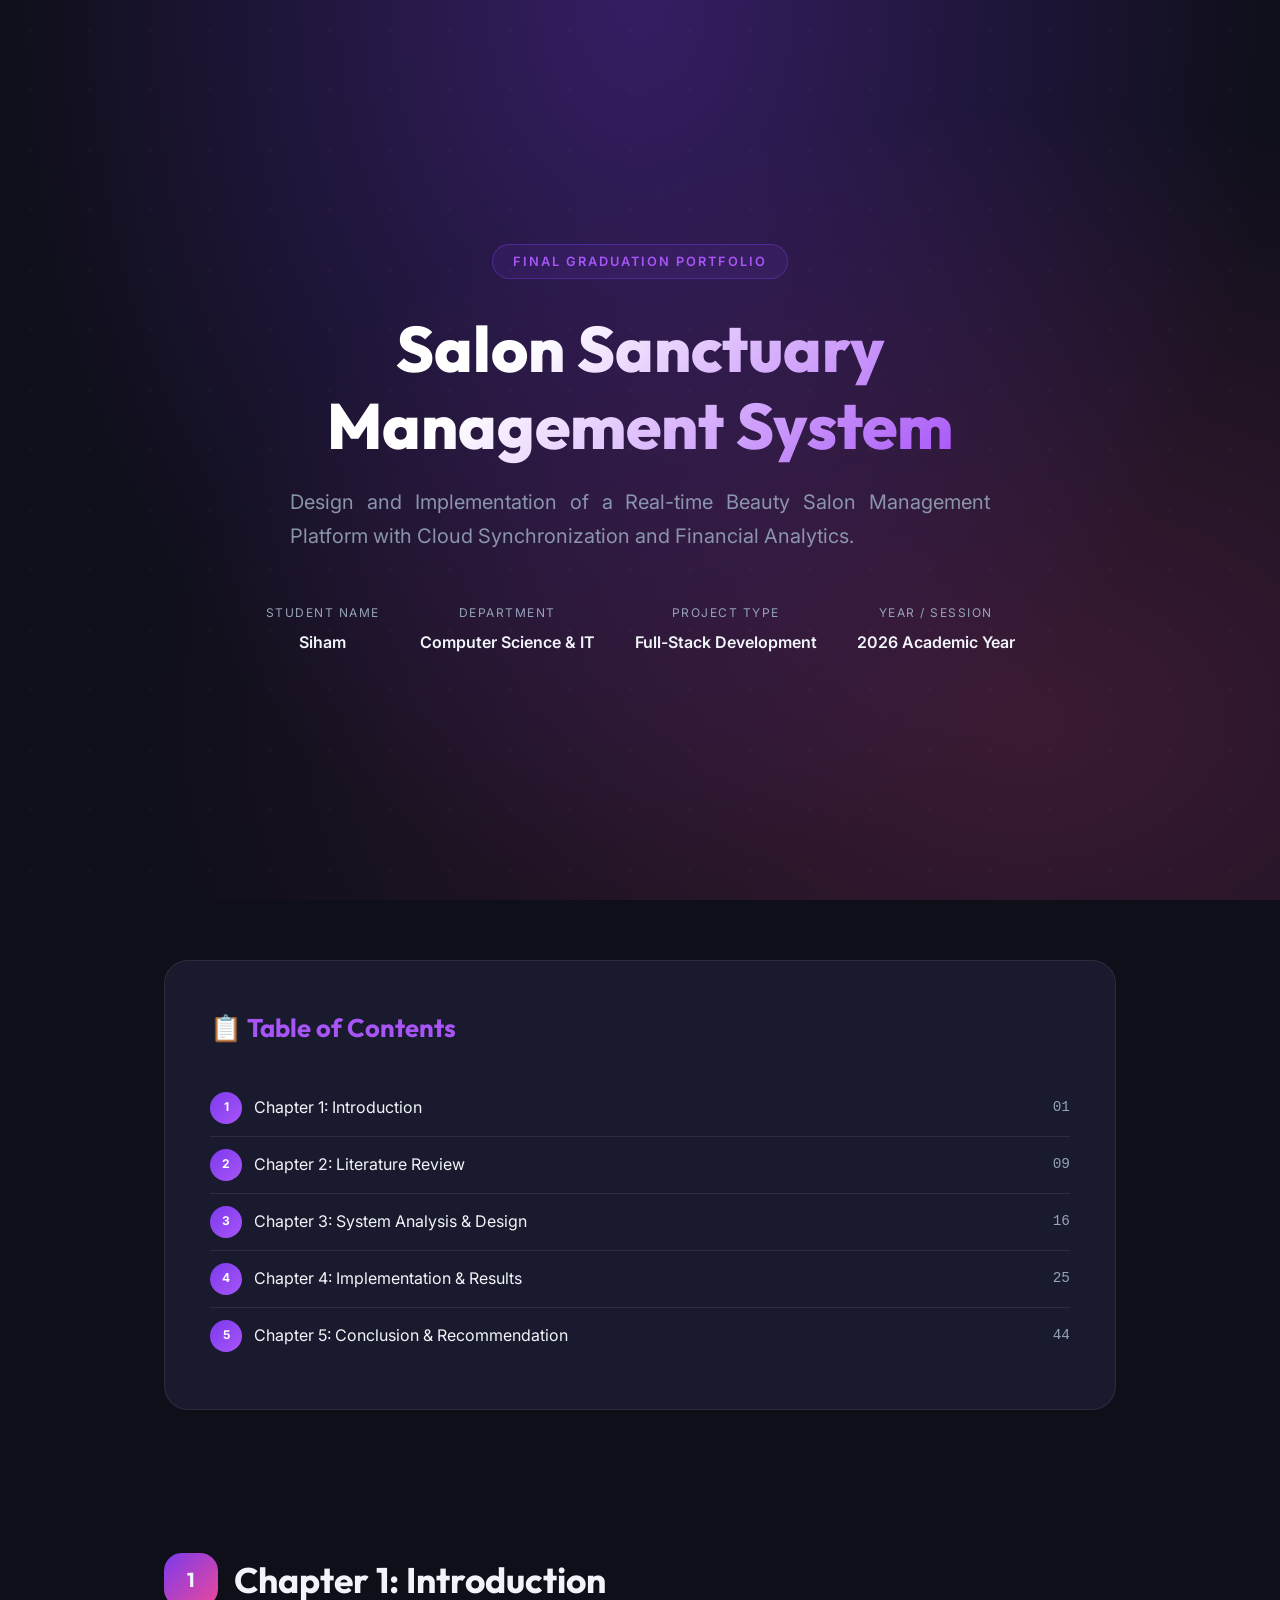
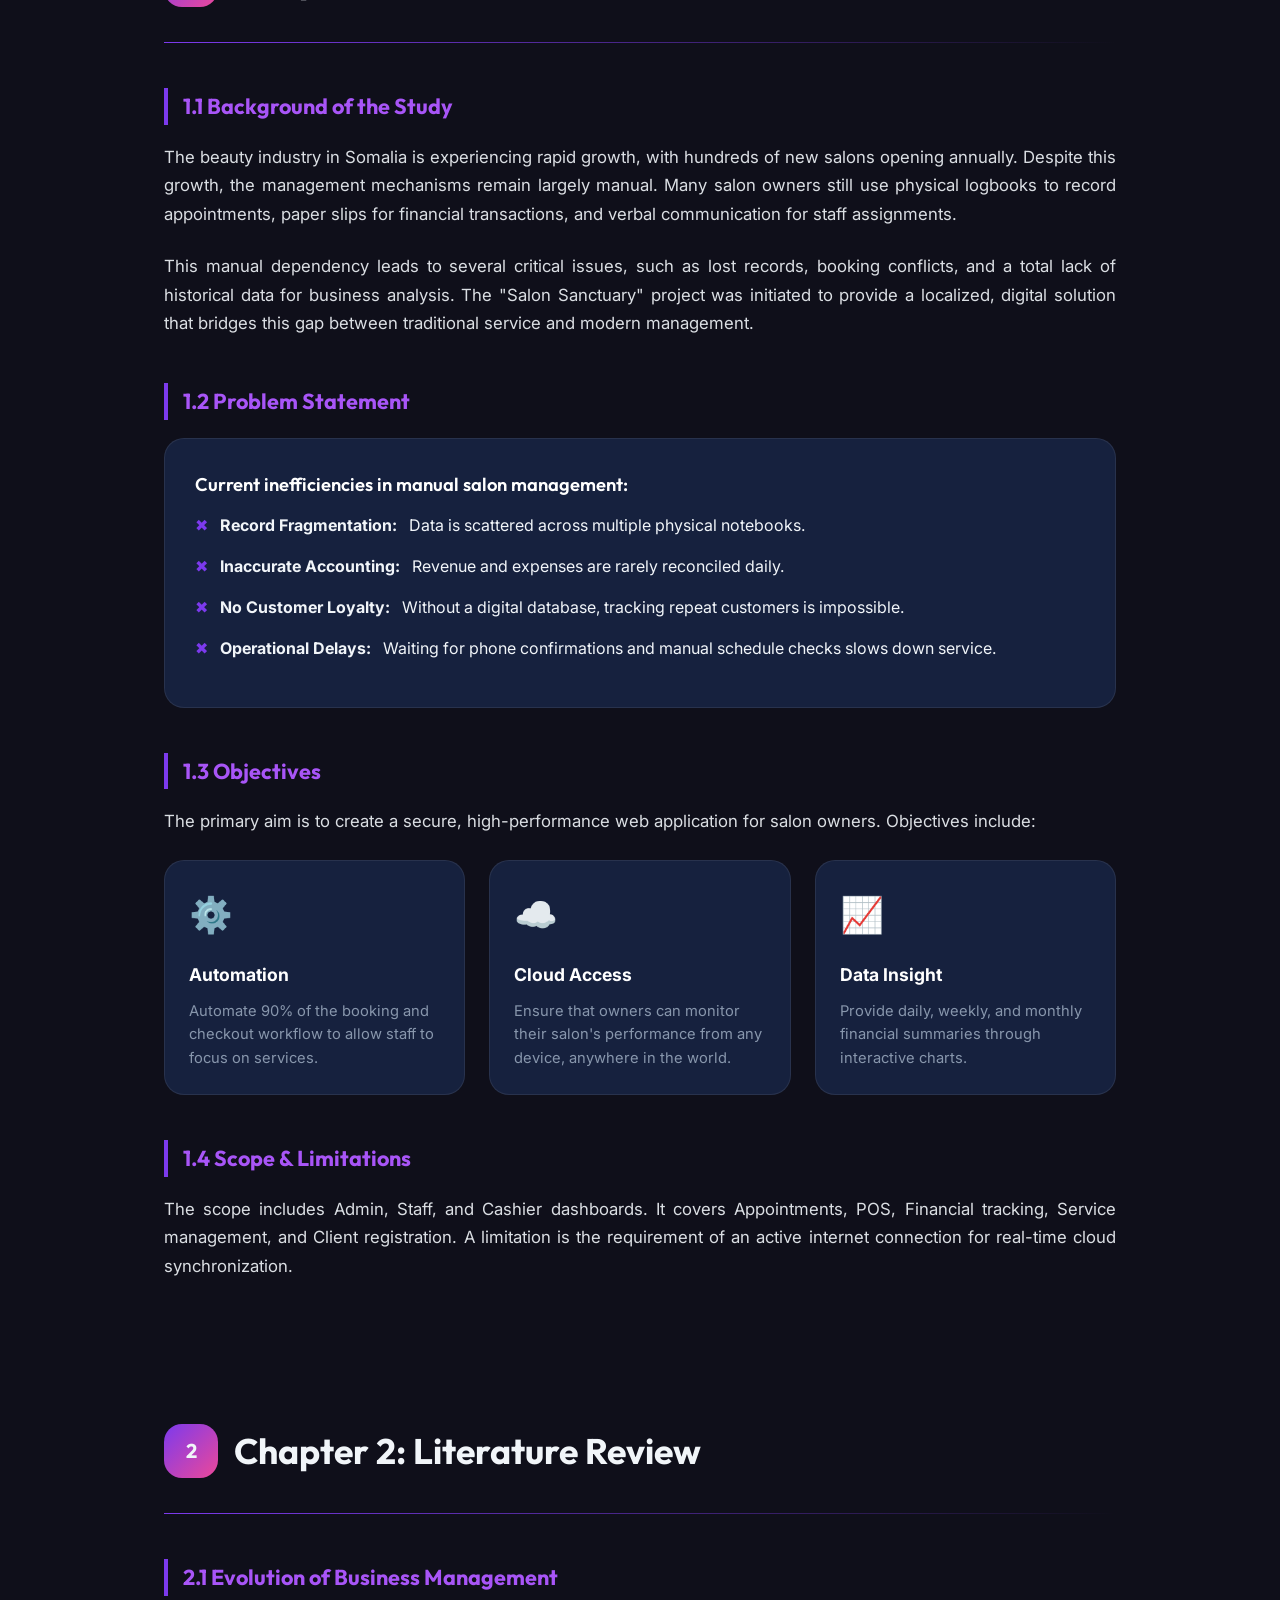
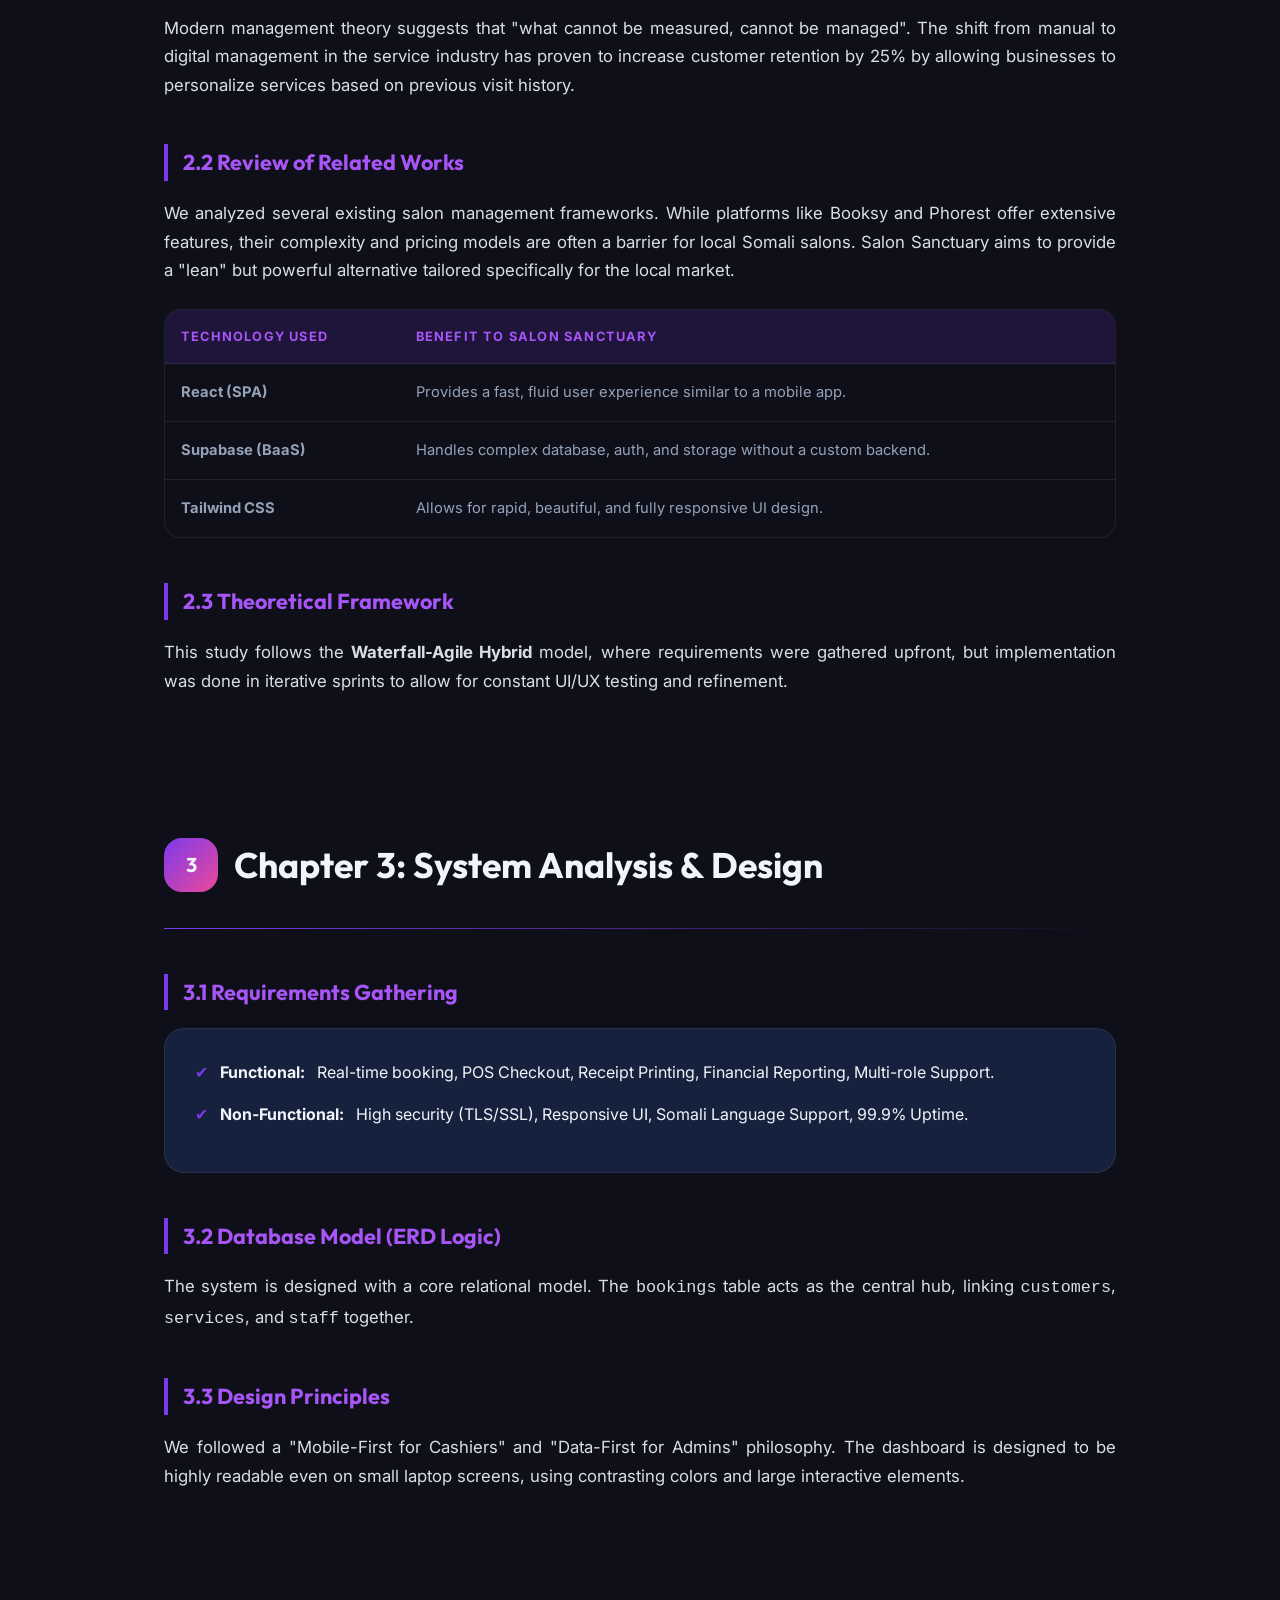
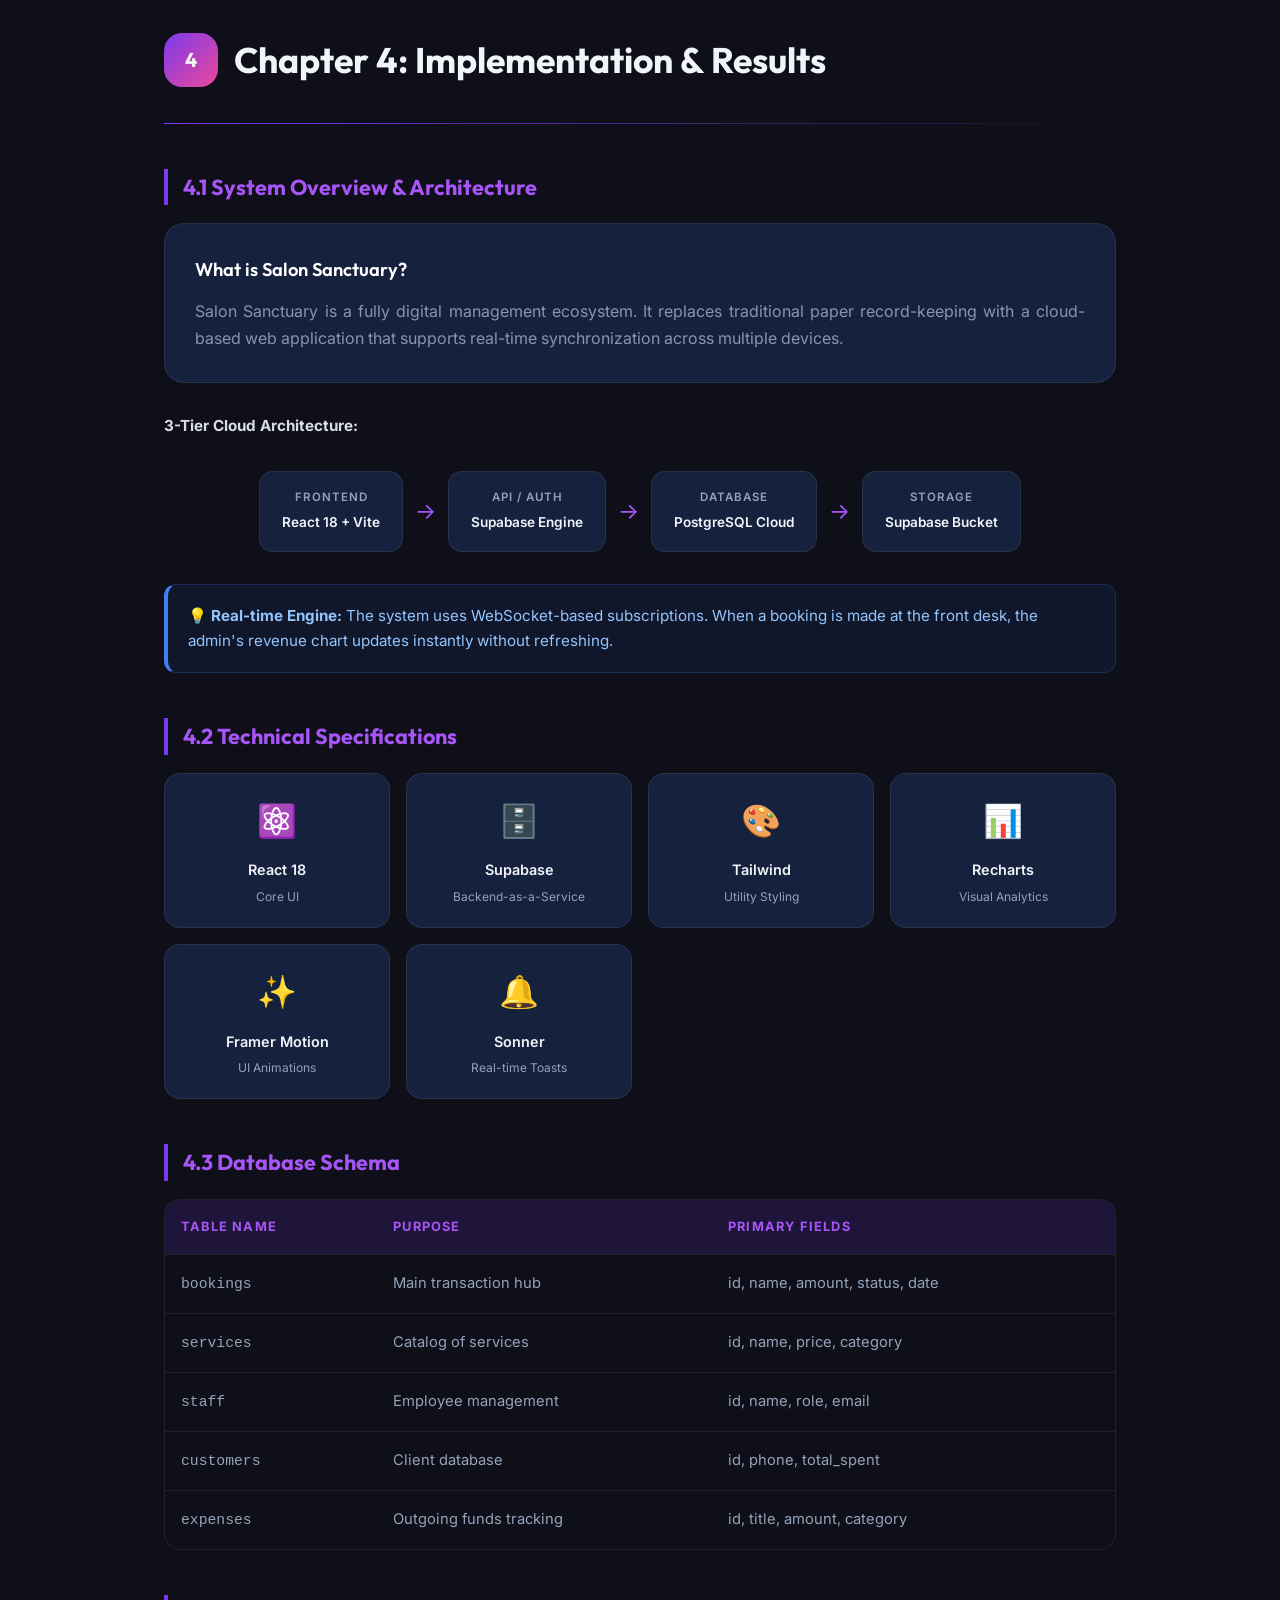
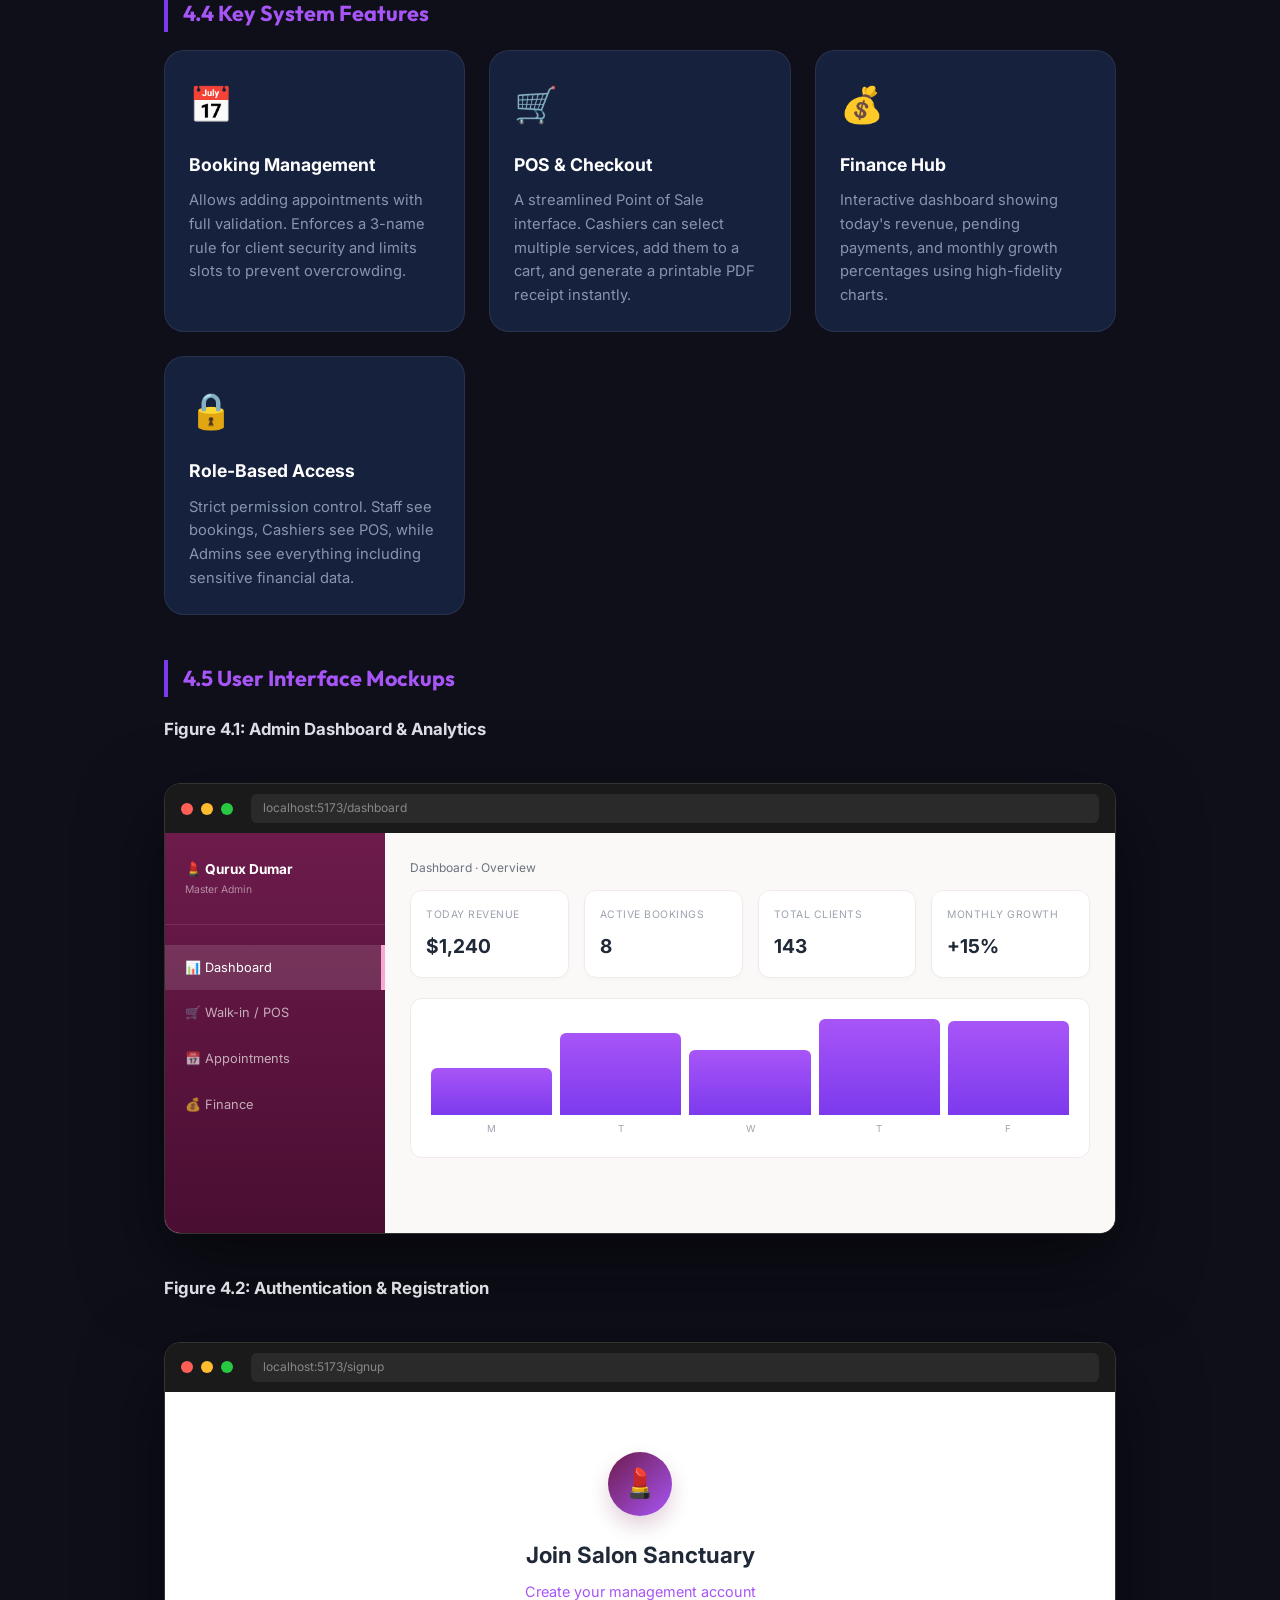
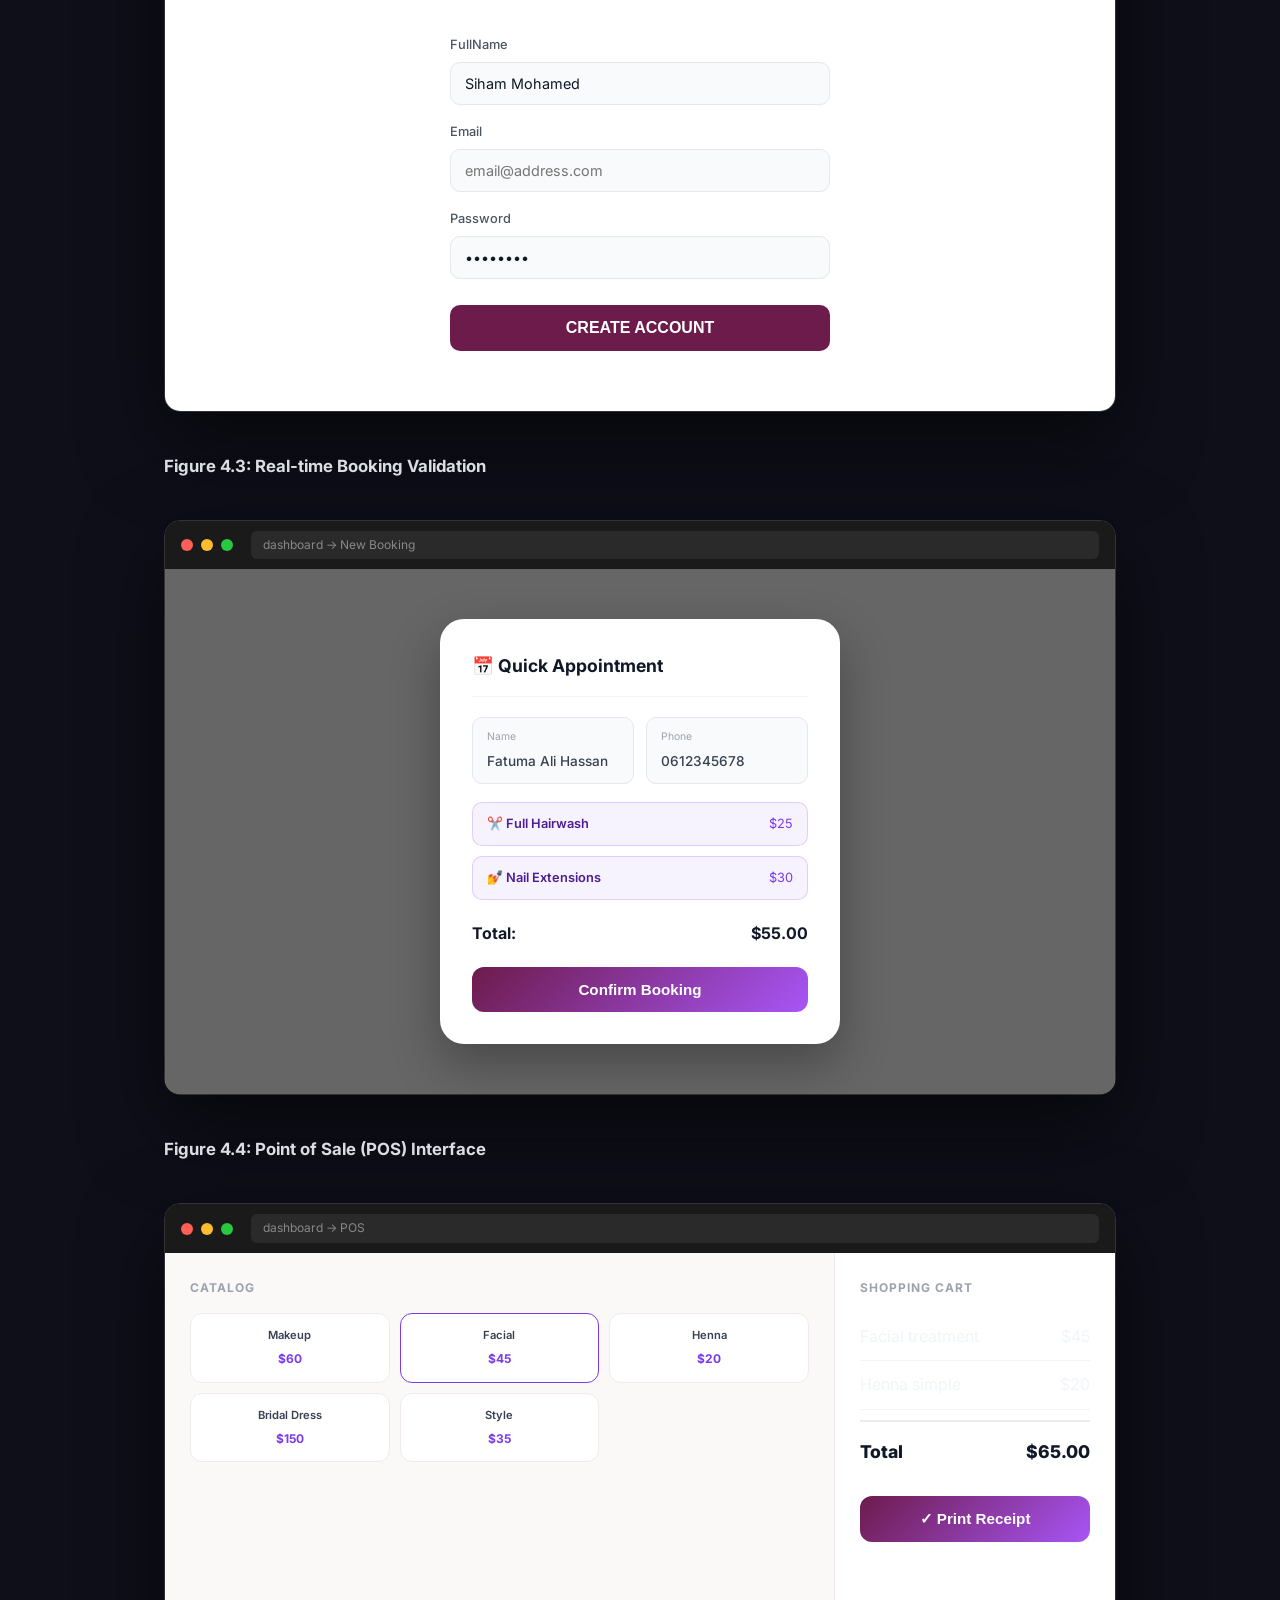
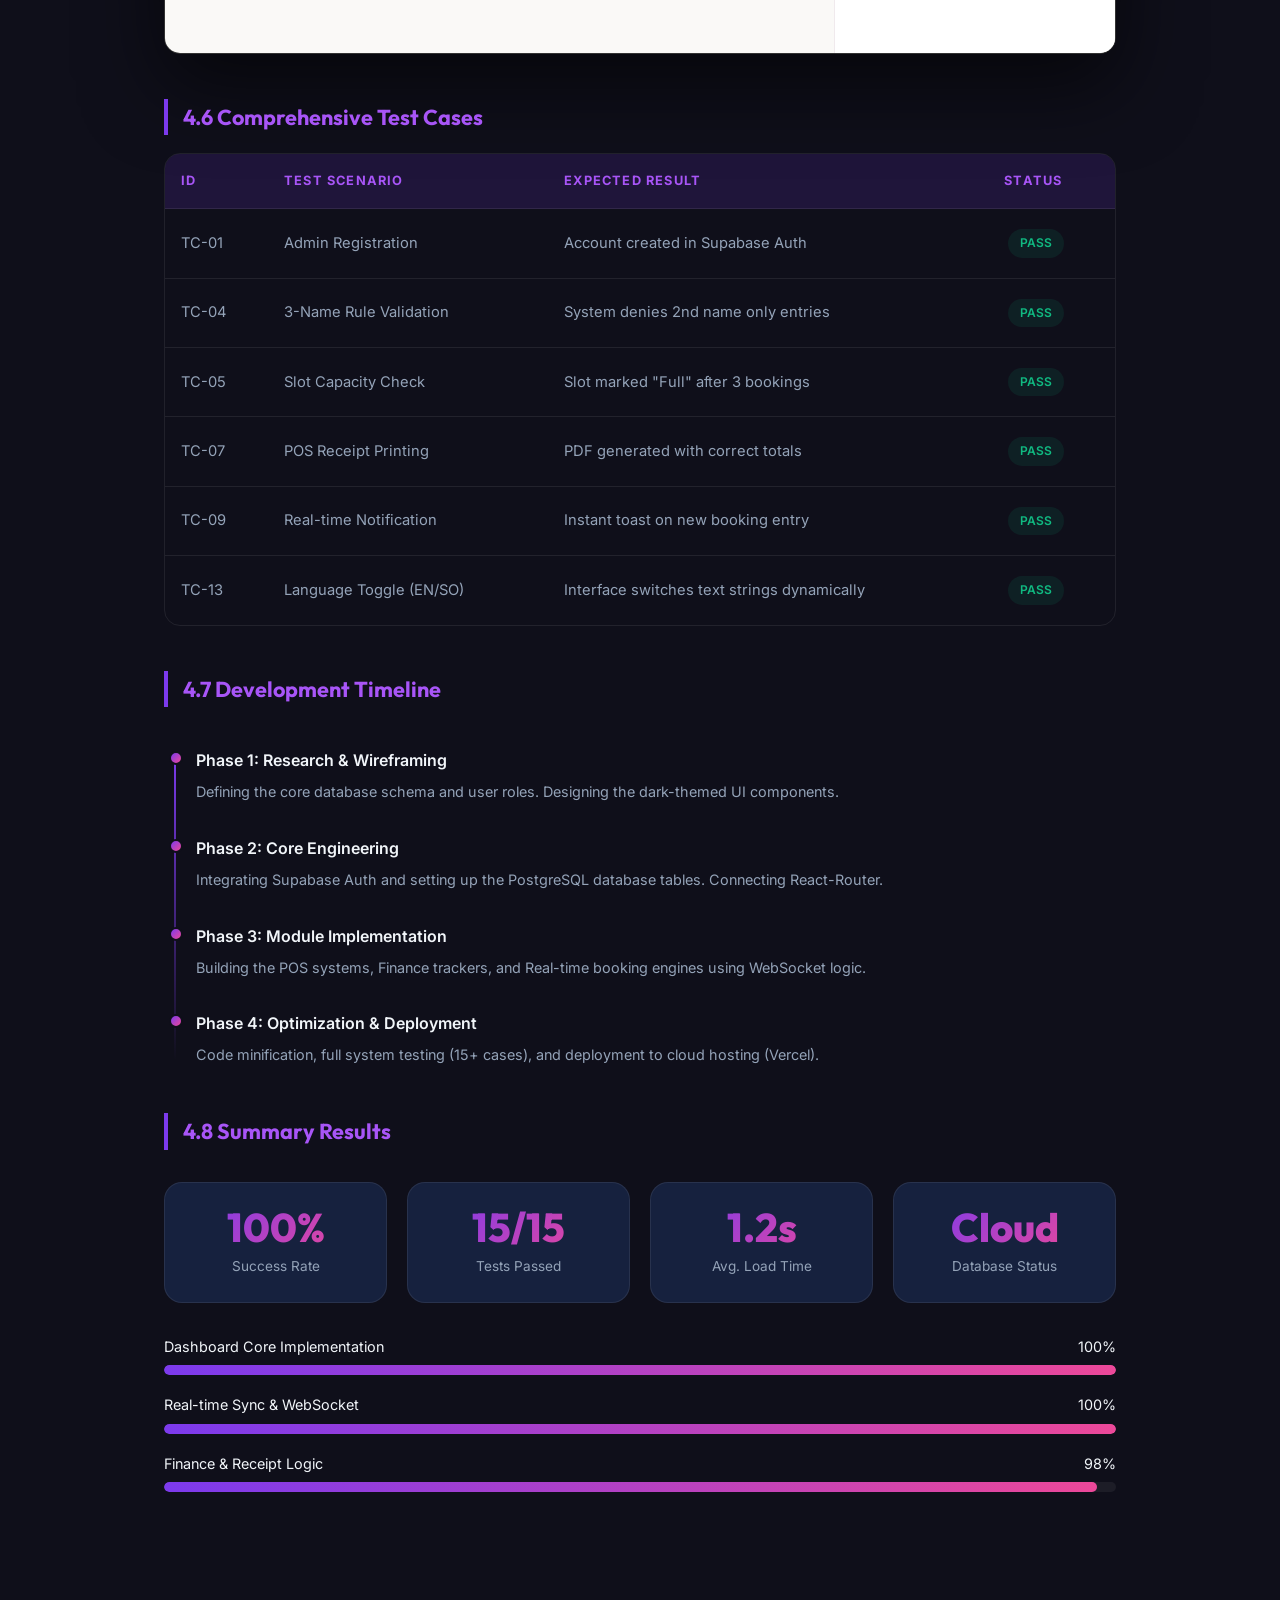
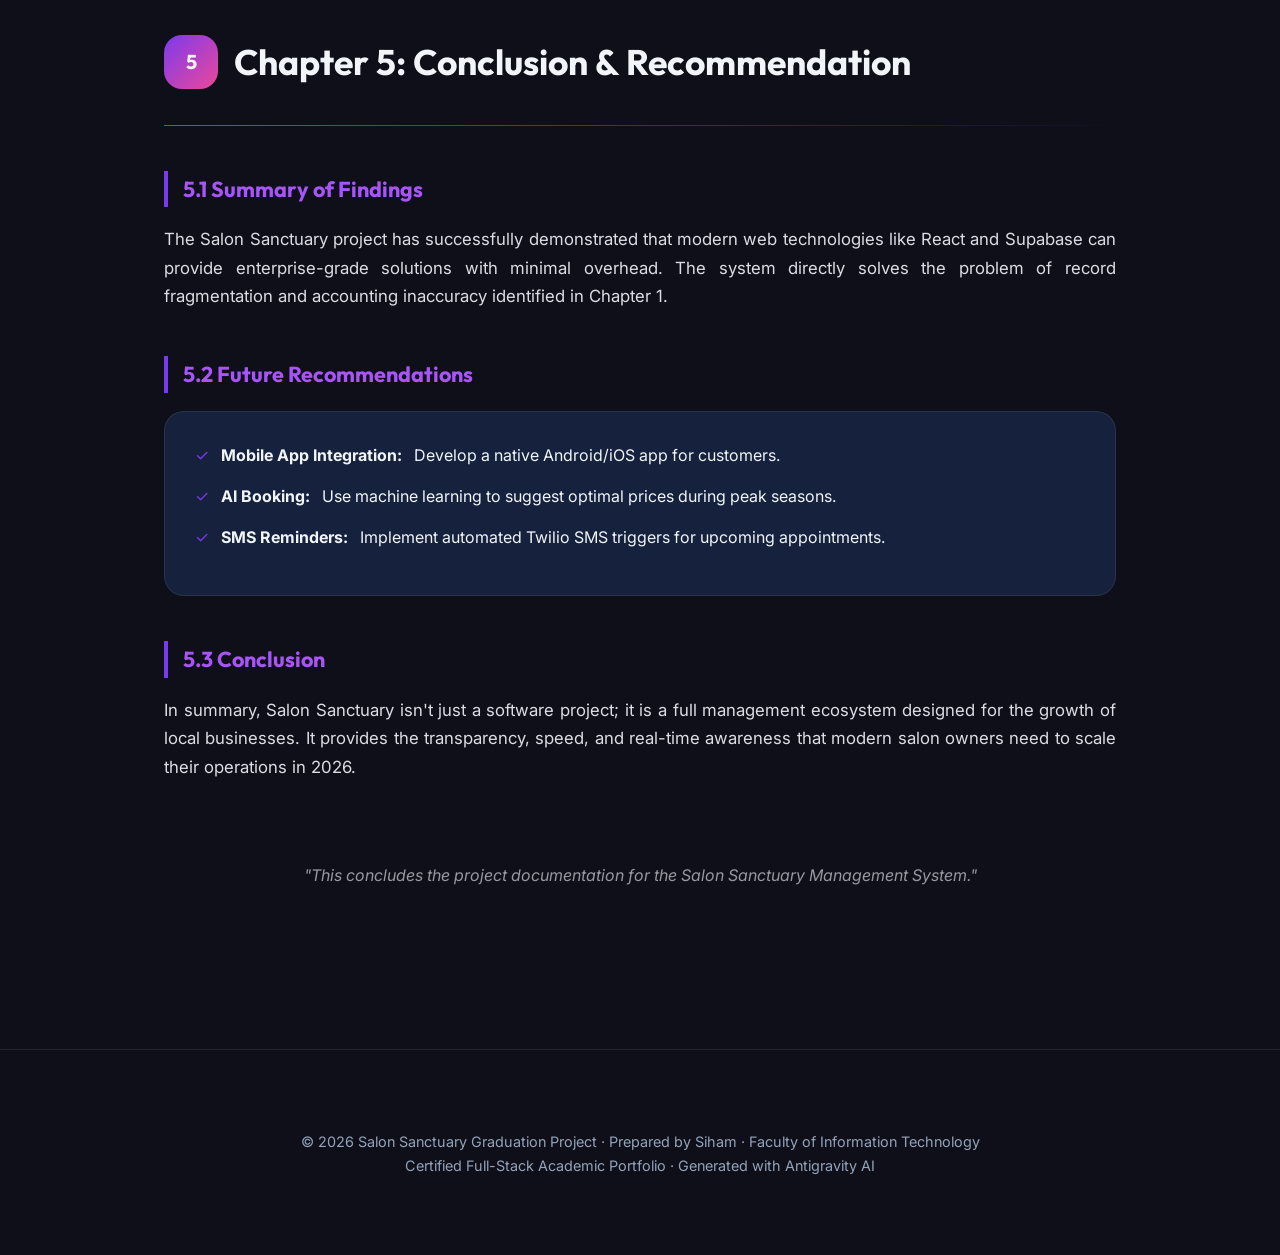
<file: graduation_report.html>
<!DOCTYPE html>
<html lang="en">
<head>
  <meta charset="UTF-8" />
  <meta name="viewport" content="width=device-width, initial-scale=1.0" />
  <title>Final Graduation Report | Salon Sanctuary</title>
  <link href="https://fonts.googleapis.com/css2?family=Inter:wght@300;400;500;600;700&family=Outfit:wght@400;600;700;800&display=swap" rel="stylesheet" />
  <style>
    :root {
      --primary:   #7c3aed;
      --secondary: #a855f7;
      --accent:    #ec4899;
      --bg:        #0f0f1a;
      --surface:   #1a1a2e;
      --card:      #16213e;
      --border:    rgba(255,255,255,0.08);
      --text:      #f1f5f9;
      --muted:     #94a3b8;
      --success:   #10b981;
      --warning:   #f59e0b;
      --danger:    #ef4444;
      --info:      #3b82f6;
    }

    * { box-sizing: border-box; margin: 0; padding: 0; }

    body {
      font-family: 'Inter', sans-serif;
      background: var(--bg);
      color: var(--text);
      line-height: 1.7;
      scroll-behavior: smooth;
    }

    /* ─── COVER PAGE ─── */
    .cover {
      min-height: 100vh;
      display: flex;
      flex-direction: column;
      align-items: center;
      justify-content: center;
      text-align: center;
      background: radial-gradient(ellipse at 50% 0%, rgba(124,58,237,.35) 0%, transparent 70%),
                  radial-gradient(ellipse at 80% 80%, rgba(236,72,153,.2) 0%, transparent 60%),
                  var(--bg);
      padding: 60px 40px;
      position: relative;
      overflow: hidden;
      page-break-after: always;
    }

    .cover::before {
      content: '';
      position: absolute;
      inset: 0;
      background: url("data:image/svg+xml,%3Csvg width='60' height='60' viewBox='0 0 60 60' xmlns='http://www.w3.org/2000/svg'%3E%3Cg fill='none' fill-rule='evenodd'%3E%3Cg fill='%239C92AC' fill-opacity='0.03'%3E%3Ccircle cx='30' cy='30' r='2'/%3E%3C/g%3E%3C/g%3E%3C/svg%3E");
      pointer-events: none;
    }

    .cover-badge {
      display: inline-block;
      padding: 6px 20px;
      border: 1px solid rgba(124,58,237,.4);
      border-radius: 100px;
      font-size: 0.8rem;
      font-weight: 600;
      letter-spacing: 2px;
      text-transform: uppercase;
      color: var(--secondary);
      background: rgba(124,58,237,.1);
      margin-bottom: 32px;
    }

    .cover h1 {
      font-family: 'Outfit', sans-serif;
      font-size: clamp(2.2rem, 5vw, 4.5rem);
      font-weight: 800;
      background: linear-gradient(135deg, #fff 30%, var(--secondary));
      -webkit-background-clip: text;
      -webkit-text-fill-color: transparent;
      background-clip: text;
      line-height: 1.2;
      margin-bottom: 20px;
    }

    .cover-sub {
      font-size: 1.25rem;
      color: var(--muted);
      max-width: 700px;
      margin-bottom: 50px;
    }

    .cover-meta {
      display: flex;
      gap: 40px;
      flex-wrap: wrap;
      justify-content: center;
    }

    .cover-meta-item { text-align: center; }
    .cover-meta-item .label { font-size: 0.75rem; text-transform: uppercase; letter-spacing: 1.5px; color: var(--muted); margin-bottom: 6px; }
    .cover-meta-item .value { font-size: 1rem; font-weight: 600; color: var(--text); }

    /* ─── CONTAINER ─── */
    .container {
      max-width: 1000px;
      margin: 0 auto;
      padding: 60px 24px;
    }

    /* ─── TABLE OF CONTENTS ─── */
    .toc {
      background: var(--surface);
      border: 1px solid var(--border);
      border-radius: 24px;
      padding: 45px;
      margin-bottom: 80px;
      page-break-after: always;
    }
    .toc h2 { font-family: 'Outfit', sans-serif; font-size: 1.6rem; margin-bottom: 30px; color: var(--secondary); display: flex; align-items: center; gap: 12px; }
    .toc-list { list-style: none; }
    .toc-list li {
      padding: 12px 0;
      border-bottom: 1px solid var(--border);
      display: flex;
      justify-content: space-between;
      align-items: center;
      font-size: 1rem;
    }
    .toc-list li a { text-decoration: none; color: var(--text); transition: color .2s; display: flex; align-items: center; gap: 12px; }
    .toc-list li a:hover { color: var(--secondary); }
    .toc-list li:last-child { border-bottom: none; }
    .toc-num {
      width: 32px; height: 32px;
      border-radius: 50%;
      background: linear-gradient(135deg, var(--primary), var(--secondary));
      display: flex; align-items: center; justify-content: center;
      font-size: 0.75rem; font-weight: 700; flex-shrink: 0; color: white;
    }
    .toc-page { color: var(--muted); font-size: 0.9rem; font-family: 'Courier New', monospace; }

    /* ─── SECTION HEADERS ─── */
    .chapter-start {
      margin-top: 100px;
      page-break-before: always;
    }
    .section-header {
      display: flex;
      align-items: center;
      gap: 16px;
      margin-bottom: 32px;
      padding-top: 40px;
    }
    .section-num {
      width: 54px; height: 54px;
      border-radius: 18px;
      background: linear-gradient(135deg, var(--primary), var(--accent));
      display: flex; align-items: center; justify-content: center;
      font-family: 'Outfit', sans-serif;
      font-size: 1.25rem; font-weight: 700; flex-shrink: 0;
    }
    .section-title {
      font-family: 'Outfit', sans-serif;
      font-size: clamp(1.5rem, 4vw, 2.22rem);
      font-weight: 700;
    }
    .section-divider {
      height: 1px;
      background: linear-gradient(90deg, var(--primary), transparent);
      margin-bottom: 40px;
    }

    /* ─── CONTENT ─── */
    h3 { font-family: 'Outfit', sans-serif; font-size: 1.35rem; margin: 45px 0 18px; color: var(--secondary); border-left: 4px solid var(--primary); padding-left: 15px; }
    p { margin-bottom: 24px; font-size: 1.05rem; color: var(--text); opacity: 0.9; text-align: justify; }

    .card {
      background: var(--card);
      border: 1px solid var(--border);
      border-radius: 20px;
      padding: 30px;
      margin-bottom: 30px;
      transition: transform .3s, box-shadow .3s;
    }
    .card:hover { transform: translateY(-4px); box-shadow: 0 20px 40px rgba(0,0,0,.3); }
    .card h4 { font-family: 'Outfit', sans-serif; font-size: 1.15rem; font-weight: 600; margin-bottom: 12px; color: #fff; }
    .card p { font-size: 1rem; color: var(--muted); margin-bottom: 0; }

    .list-item {
      display: flex;
      gap: 12px;
      margin-bottom: 14px;
      font-size: 1rem;
    }
    .list-icon { color: var(--primary); flex-shrink: 0; }

    /* ─── INFO BOX ─── */
    .info-box {
      background: rgba(59,130,246,.08);
      border: 1px solid rgba(59,130,246,.2);
      border-left: 4px solid var(--info);
      border-radius: 12px;
      padding: 18px 20px;
      margin-bottom: 24px;
      font-size: 0.95rem;
      color: #93c5fd;
    }

    /* ─── ARCHITECTURE FLOW ─── */
    .arch-flow {
      display: flex;
      align-items: center;
      flex-wrap: wrap;
      gap: 12px;
      margin: 32px 0;
      justify-content: center;
    }
    .arch-box {
      background: var(--card);
      border: 1px solid var(--border);
      border-radius: 14px;
      padding: 16px 22px;
      text-align: center;
      font-size: 0.85rem;
      font-weight: 600;
      min-width: 140px;
    }
    .arch-box .label { color: var(--muted); font-size: 0.72rem; text-transform: uppercase; letter-spacing: 1px; margin-bottom: 4px; }
    .arch-box .name { color: var(--text); }
    .arch-arrow { color: var(--secondary); font-size: 1.4rem; }

    /* ─── TABLES ─── */
    .table-wrap {
      overflow-x: auto;
      border-radius: 16px;
      border: 1px solid var(--border);
      margin-bottom: 35px;
    }
    table { width: 100%; border-collapse: collapse; }
    th {
      background: rgba(124,58,237,.15);
      color: var(--secondary);
      font-size: 0.8rem;
      text-transform: uppercase;
      letter-spacing: 1.2px;
      padding: 16px;
      text-align: left;
    }
    td {
      padding: 16px;
      font-size: 0.92rem;
      color: var(--muted);
      border-top: 1px solid var(--border);
    }
    tr:hover td { background: rgba(255,255,255,.02); color: var(--text); }

    /* ─── TAGS ─── */
    .tag {
      display: inline-block;
      padding: 4px 12px;
      border-radius: 100px;
      font-size: 0.75rem;
      font-weight: 600;
      background: rgba(124,58,237,.12);
      color: var(--secondary);
      border: 1px solid rgba(124,58,237,.2);
      margin: 4px;
    }

    /* ─── MOCKUPS ─── */
    .mockup-container {
      background: #0d0d0d;
      border: 1px solid #333;
      border-radius: 16px;
      overflow: hidden;
      margin: 40px 0;
      box-shadow: 0 30px 80px rgba(0,0,0,.6);
    }
    .mockup-bar {
      background: #1a1a1a;
      padding: 10px 16px;
      display: flex;
      align-items: center;
      gap: 8px;
    }
    .dot { width: 12px; height: 12px; border-radius: 50%; }
    .dot-r { background: #ff5f57; }
    .dot-y { background: #febc2e; }
    .dot-g { background: #28c840; }
    .mockup-url {
      flex: 1;
      background: #2a2a2a;
      border-radius: 6px;
      padding: 4px 12px;
      font-size: 0.75rem;
      color: #888;
      margin-left: 10px;
    }
    .mockup-body { background: #fff; }

    /* ─── CH 4 CONTENT STYLES ─── */
    .feature-grid {
      display: grid;
      grid-template-columns: repeat(auto-fill, minmax(290px, 1fr));
      gap: 24px;
      margin-bottom: 40px;
    }
    .feature-card {
      background: var(--card);
      border: 1px solid var(--border);
      border-radius: 20px;
      padding: 24px;
      transition: all .3s;
      position: relative;
      overflow: hidden;
    }
    .feature-card:hover { transform: translateY(-5px); border-color: var(--primary); }
    .feature-icon { font-size: 2.2rem; margin-bottom: 15px; }
    .feature-card h4 { margin-bottom: 10px; color: #fff; font-size: 1.1rem; }
    .feature-card p { font-size: 0.92rem; color: var(--muted); text-align: left; margin-bottom: 0; line-height: 1.6; }

    .tech-grid {
      display: grid;
      grid-template-columns: repeat(auto-fill, minmax(180px, 1fr));
      gap: 16px;
      margin-bottom: 32px;
    }
    .tech-item {
      background: var(--card);
      border: 1px solid var(--border);
      border-radius: 16px;
      padding: 20px 16px;
      text-align: center;
      transition: all .3s;
    }
    .tech-item:hover { border-color: var(--secondary); transform: translateY(-2px); }
    .tech-icon { font-size: 2rem; margin-bottom: 10px; }
    .tech-name { font-weight: 600; font-size: 0.9rem; margin-bottom: 4px; }
    .tech-desc { font-size: 0.75rem; color: var(--muted); }

    /* RESULTS GRID */
    .results-grid {
      display: grid;
      grid-template-columns: repeat(auto-fill, minmax(200px, 1fr));
      gap: 20px;
      margin: 32px 0;
    }
    .result-card {
      background: var(--card);
      border: 1px solid var(--border);
      border-radius: 18px;
      padding: 24px;
      text-align: center;
    }
    .result-num {
      font-family: 'Outfit', sans-serif;
      font-size: 2.5rem;
      font-weight: 800;
      background: linear-gradient(135deg, var(--primary), var(--accent));
      -webkit-background-clip: text;
      -webkit-text-fill-color: transparent;
      background-clip: text;
      line-height: 1;
      margin-bottom: 8px;
    }
    .result-label { font-size: 0.85rem; color: var(--muted); }

    /* PROGRESS BAR */
    .progress-row { margin-bottom: 18px; }
    .progress-label { display: flex; justify-content: space-between; margin-bottom: 6px; font-size: 0.9rem; }
    .progress-track { height: 10px; background: rgba(255,255,255,.06); border-radius: 100px; overflow: hidden; }
    .progress-fill { height: 100%; border-radius: 100px; background: linear-gradient(90deg, var(--primary), var(--accent)); }

    /* TIMELINE */
    .timeline { position: relative; padding-left: 32px; margin: 40px 0; }
    .timeline::before {
      content: '';
      position: absolute;
      left: 10px; top: 8px; bottom: 8px;
      width: 2px;
      background: linear-gradient(180deg, var(--primary), transparent);
    }
    .tl-item { position: relative; margin-bottom: 30px; }
    .tl-dot {
      position: absolute;
      left: -27px; top: 4px;
      width: 14px; height: 14px;
      border-radius: 50%;
      background: linear-gradient(135deg, var(--primary), var(--accent));
      border: 2px solid var(--bg);
    }
    .tl-title { font-weight: 600; font-size: 1rem; margin-bottom: 6px; }
    .tl-body { font-size: 0.9rem; color: var(--muted); }

    /* DASHBOARD MOCKUP */
    .dash-mockup {
      background: #faf9f7;
      display: flex;
      min-height: 400px;
      font-family: 'Inter', sans-serif;
    }
    .dash-sidebar { width: 220px; background: linear-gradient(180deg, #6D1B4B 0%, #4A0E32 100%); padding: 25px 0; flex-shrink: 0; }
    .ds-logo { padding: 0 20px 25px; border-bottom: 1px solid rgba(255,255,255,.1); margin-bottom: 20px; }
    .ds-logo-text { font-size: 0.85rem; font-weight: 700; color: #fff; }
    .ds-logo-sub { font-size: 0.65rem; color: rgba(255,255,255,.5); }
    .ds-nav-item { padding: 12px 20px; display: flex; align-items: center; gap: 12px; font-size: 0.8rem; color: rgba(255,255,255,.65); cursor: pointer; }
    .ds-nav-item.active { background: rgba(255,255,255,.12); color: #fff; border-right: 4px solid #f9a8d4; }
    .dash-main { flex: 1; padding: 25px; background: #faf9f7; overflow: hidden; }
    .dash-stats { display: grid; grid-template-columns: repeat(4, 1fr); gap: 15px; margin-bottom: 20px; }
    .dash-stat { background: white; border: 1px solid #f0eaed; border-radius: 12px; padding: 15px; box-shadow: 0 2px 4px rgba(0,0,0,0.02); }
    .s-label { font-size: 0.65rem; color: #9ca3af; text-transform: uppercase; letter-spacing: 0.5px; margin-bottom: 6px; }
    .s-value { font-size: 1.2rem; font-weight: 700; color: #1f2937; }
    .dash-chart-area { background: white; border: 1px solid #f0eaed; border-radius: 12px; padding: 20px; height: 160px; display: flex; align-items: flex-end; gap: 8px; }
    .bar-col { flex: 1; display: flex; flex-direction: column; align-items: center; gap: 6px; height: 100%; justify-content: flex-end; }
    .bar-fill { width: 100%; border-radius: 6px 6px 0 0; background: linear-gradient(0deg, #7c3aed, #a855f7); }
    .bar-lbl { font-size: 0.6rem; color: #9ca3af; }

    /* SIGNUP MOCKUP */
    .signup-mockup { background: #fff; padding: 60px; display: flex; flex-direction: column; align-items: center; min-height: 400px; width: 100%; }
    .sm-logo { width: 64px; height: 64px; border-radius: 50%; background: linear-gradient(135deg, #6D1B4B, #a855f7); display: flex; align-items: center; justify-content: center; margin-bottom: 20px; font-size: 1.8rem; box-shadow: 0 10px 20px rgba(109,27,75,0.2); }
    .sm-title { font-size: 1.4rem; font-weight: 700; color: #1f2937; margin-bottom: 6px; }
    .sm-sub { font-size: 0.9rem; color: #a855f7; margin-bottom: 30px; }
    .sm-field { width: 100%; max-width: 380px; margin-bottom: 16px; }
    .sm-label { font-size: 0.8rem; color: #4b5563; margin-bottom: 6px; font-weight: 500; }
    .sm-input { width: 100%; border: 1px solid #e5e7eb; border-radius: 10px; padding: 12px 14px; font-size: 0.9rem; color: #111827; background: #f9fafb; font-family: 'Inter', sans-serif; }
    .sm-btn { width: 100%; max-width: 380px; background: #6D1B4B; color: white; border: none; border-radius: 10px; padding: 14px; font-size: 1rem; font-weight: 600; cursor: pointer; margin-top: 10px; transition: background 0.3s; }

    /* BOOKING MODAL */
    .modal-mockup { background: rgba(0,0,0,0.6); padding: 50px; display: flex; align-items: center; justify-content: center; min-height: 400px; width: 100%; }
    .modal-inner { background: white; border-radius: 24px; padding: 32px; width: 100%; max-width: 400px; box-shadow: 0 20px 50px rgba(0,0,0,0.3); }
    .mi-title { font-size: 1.1rem; font-weight: 700; color: #111827; margin-bottom: 20px; border-bottom: 1px solid #f3f4f6; padding-bottom: 15px; }
    .mi-grid { display: grid; grid-template-columns: 1fr 1fr; gap: 12px; margin-bottom: 18px; }
    .mi-field { background: #f9fafb; border: 1px solid #e5e7eb; border-radius: 10px; padding: 10px 14px; }
    .mi-field-label { font-size: 0.65rem; color: #9ca3af; margin-bottom: 4px; }
    .mi-field-val { font-size: 0.85rem; color: #374151; font-weight: 500; }
    .mi-service { display: flex; align-items: center; gap: 10px; background: rgba(124,58,237,.06); border: 1px solid rgba(124,58,237,.2); border-radius: 10px; padding: 10px 14px; margin-bottom: 10px; }
    .mi-service-name { font-size: 0.8rem; font-weight: 600; color: #4c1d95; }
    .mi-service-price { font-size: 0.8rem; color: #7c3aed; margin-left: auto; }
    .mi-submit { width: 100%; background: linear-gradient(135deg, #6d1b4b, #a855f7); color: white; border: none; border-radius: 12px; padding: 14px; font-size: 0.95rem; font-weight: 600; cursor: pointer; margin-top: 10px; }

    /* POS MOCKUP */
    .pos-mockup { background: #faf9f7; display: flex; min-height: 400px; width: 100%; font-family: 'Inter', sans-serif; }
    .pos-left { flex: 1; padding: 25px; border-right: 1px solid #f0eaed; }
    .pos-right { width: 280px; padding: 25px; background: white; flex-shrink: 0; }
    .pos-label { font-size: 0.75rem; font-weight: 700; color: #9ca3af; text-transform: uppercase; letter-spacing: 1px; margin-bottom: 15px; }
    .service-tiles { display: grid; grid-template-columns: repeat(3, 1fr); gap: 10px; }
    .s-tile { background: white; border: 1px solid #f0eaed; border-radius: 12px; padding: 12px; text-align: center; cursor: pointer; transition: all 0.2s; }
    .s-tile:hover { border-color: #7c3aed; transform: scale(1.02); }
    .s-tile-name { font-size: 0.7rem; font-weight: 600; color: #374151; margin-bottom: 4px; }
    .s-tile-price { font-size: 0.75rem; color: #7c3aed; font-weight: 700; }
    .cart-item { display: flex; justify-content: space-between; align-items: center; padding: 10px 0; border-bottom: 1px solid #f3f4f6; }
    .ci-name { font-size: 0.85rem; color: #374151; }
    .ci-price { font-size: 0.85rem; font-weight: 700; color: #7c3aed; }
    .cart-total { display: flex; justify-content: space-between; padding: 15px 0; font-weight: 800; font-size: 1.1rem; border-top: 2px solid #f0eaed; margin-top: 10px; color: #111827; }
    .pos-checkout { width: 100%; background: linear-gradient(135deg, #6d1b4b, #a855f7); color: white; border: none; border-radius: 12px; padding: 14px; font-size: 0.95rem; font-weight: 600; cursor: pointer; margin-top: 15px; }

    /* FOOTER */
    .footer { text-align: center; padding: 80px 24px; color: var(--muted); font-size: 0.9rem; border-top: 1px solid var(--border); margin-top: 100px; }

    /* PRINT */
    @media print {
      body { background: white; color: #333; }
      .cover { background: #f3f4f6; min-height: 100vh; padding: 100px; }
      .cover h1 { -webkit-text-fill-color: #333; color: #333; }
      h3, .section-title, .toc h2 { color: #6d28d9 !important; }
      .toc, .card, .feature-card, .table-wrap, .tech-item, .result-card { background: white !important; border: 1px solid #ddd !important; box-shadow: none !important; color: #333 !important; }
      p, td, .tl-body, .feature-card p { color: #444 !important; }
      .chapter-start { page-break-before: always; }
      .mockup-container { break-inside: avoid; }
    }
  </style>
</head>
<body>

<!-- ════════════════════════ COVER ════════════════════════ -->
<div class="cover">
  <div class="cover-badge">Final Graduation Portfolio</div>
  <h1>Salon Sanctuary<br/>Management System</h1>
  <p class="cover-sub">
    Design and Implementation of a Real-time Beauty Salon Management Platform with Cloud Synchronization and Financial Analytics.
  </p>
  <div class="cover-meta">
    <div class="cover-meta-item">
      <div class="label">Student Name</div>
      <div class="value">Siham</div>
    </div>
    <div class="cover-meta-item">
      <div class="label">Department</div>
      <div class="value">Computer Science & IT</div>
    </div>
    <div class="cover-meta-item">
      <div class="label">Project Type</div>
      <div class="value">Full-Stack Development</div>
    </div>
    <div class="cover-meta-item">
      <div class="label">Year / Session</div>
      <div class="value">2026 Academic Year</div>
    </div>
  </div>
</div>

<!-- ════════════════════════ MAIN CONTENT ════════════════════════ -->
<div class="container">

  <!-- TABLE OF CONTENTS -->
  <div class="toc">
    <h2>📋 Table of Contents</h2>
    <ul class="toc-list">
      <li><a href="#ch1"><span class="toc-num">1</span> Chapter 1: Introduction</a> <span class="toc-page">01</span></li>
      <li><a href="#ch2"><span class="toc-num">2</span> Chapter 2: Literature Review</a> <span class="toc-page">09</span></li>
      <li><a href="#ch3"><span class="toc-num">3</span> Chapter 3: System Analysis &amp; Design</a> <span class="toc-page">16</span></li>
      <li><a href="#ch4"><span class="toc-num">4</span> Chapter 4: Implementation &amp; Results</a> <span class="toc-page">25</span></li>
      <li><a href="#ch5"><span class="toc-num">5</span> Chapter 5: Conclusion &amp; Recommendation</a> <span class="toc-page">44</span></li>
    </ul>
  </div>

  <!-- ════════════════════════ CHAPTER 1 ════════════════════════ -->
  <div id="ch1" class="chapter-start">
    <div class="section-header">
      <div class="section-num">1</div>
      <div class="section-title">Chapter 1: Introduction</div>
    </div>
    <div class="section-divider"></div>

    <h3>1.1 Background of the Study</h3>
    <p>
      The beauty industry in Somalia is experiencing rapid growth, with hundreds of new salons opening annually. Despite this growth, the management mechanisms remain largely manual. Many salon owners still use physical logbooks to record appointments, paper slips for financial transactions, and verbal communication for staff assignments. 
    </p>
    <p>
      This manual dependency leads to several critical issues, such as lost records, booking conflicts, and a total lack of historical data for business analysis. The "Salon Sanctuary" project was initiated to provide a localized, digital solution that bridges this gap between traditional service and modern management.
    </p>

    <h3>1.2 Problem Statement</h3>
    <div class="card">
      <h4>Current inefficiencies in manual salon management:</h4>
      <div class="list-item"><span class="list-icon">✖</span> <strong>Record Fragmentation:</strong> Data is scattered across multiple physical notebooks.</div>
      <div class="list-item"><span class="list-icon">✖</span> <strong>Inaccurate Accounting:</strong> Revenue and expenses are rarely reconciled daily.</div>
      <div class="list-item"><span class="list-icon">✖</span> <strong>No Customer Loyalty:</strong> Without a digital database, tracking repeat customers is impossible.</div>
      <div class="list-item"><span class="list-icon">✖</span> <strong>Operational Delays:</strong> Waiting for phone confirmations and manual schedule checks slows down service.</div>
    </div>

    <h3>1.3 Objectives</h3>
    <p>The primary aim is to create a secure, high-performance web application for salon owners. Objectives include:</p>
    <div class="feature-grid">
      <div class="feature-card">
        <div class="feature-icon">⚙️</div>
        <h4>Automation</h4>
        <p>Automate 90% of the booking and checkout workflow to allow staff to focus on services.</p>
      </div>
      <div class="feature-card">
        <div class="feature-icon">☁️</div>
        <h4>Cloud Access</h4>
        <p>Ensure that owners can monitor their salon's performance from any device, anywhere in the world.</p>
      </div>
      <div class="feature-card">
        <div class="feature-icon">📈</div>
        <h4>Data Insight</h4>
        <p>Provide daily, weekly, and monthly financial summaries through interactive charts.</p>
      </div>
    </div>

    <h3>1.4 Scope &amp; Limitations</h3>
    <p>
      The scope includes Admin, Staff, and Cashier dashboards. It covers Appointments, POS, Financial tracking, Service management, and Client registration. A limitation is the requirement of an active internet connection for real-time cloud synchronization.
    </p>
  </div>

  <!-- ════════════════════════ CHAPTER 2 ════════════════════════ -->
  <div id="ch2" class="chapter-start">
    <div class="section-header">
      <div class="section-num">2</div>
      <div class="section-title">Chapter 2: Literature Review</div>
    </div>
    <div class="section-divider"></div>

    <h3>2.1 Evolution of Business Management</h3>
    <p>
      Modern management theory suggests that "what cannot be measured, cannot be managed". The shift from manual to digital management in the service industry has proven to increase customer retention by 25% by allowing businesses to personalize services based on previous visit history.
    </p>

    <h3>2.2 Review of Related Works</h3>
    <p>We analyzed several existing salon management frameworks. While platforms like Booksy and Phorest offer extensive features, their complexity and pricing models are often a barrier for local Somali salons. Salon Sanctuary aims to provide a "lean" but powerful alternative tailored specifically for the local market.</p>
    
    <div class="table-wrap">
      <table>
        <thead>
          <tr>
            <th>Technology Used</th>
            <th>Benefit to Salon Sanctuary</th>
          </tr>
        </thead>
        <tbody>
          <tr>
            <td><strong>React (SPA)</strong></td>
            <td>Provides a fast, fluid user experience similar to a mobile app.</td>
          </tr>
          <tr>
            <td><strong>Supabase (BaaS)</strong></td>
            <td>Handles complex database, auth, and storage without a custom backend.</td>
          </tr>
          <tr>
            <td><strong>Tailwind CSS</strong></td>
            <td>Allows for rapid, beautiful, and fully responsive UI design.</td>
          </tr>
        </tbody>
      </table>
    </div>

    <h3>2.3 Theoretical Framework</h3>
    <p>This study follows the <strong>Waterfall-Agile Hybrid</strong> model, where requirements were gathered upfront, but implementation was done in iterative sprints to allow for constant UI/UX testing and refinement.</p>
  </div>

  <!-- ════════════════════════ CHAPTER 3 ════════════════════════ -->
  <div id="ch3" class="chapter-start">
    <div class="section-header">
      <div class="section-num">3</div>
      <div class="section-title">Chapter 3: System Analysis &amp; Design</div>
    </div>
    <div class="section-divider"></div>

    <h3>3.1 Requirements Gathering</h3>
    <div class="card">
      <div class="list-item"><span class="list-icon">✔</span> <strong>Functional:</strong> Real-time booking, POS Checkout, Receipt Printing, Financial Reporting, Multi-role Support.</div>
      <div class="list-item"><span class="list-icon">✔</span> <strong>Non-Functional:</strong> High security (TLS/SSL), Responsive UI, Somali Language Support, 99.9% Uptime.</div>
    </div>

    <h3>3.2 Database Model (ERD Logic)</h3>
    <p>The system is designed with a core relational model. The <code>bookings</code> table acts as the central hub, linking <code>customers</code>, <code>services</code>, and <code>staff</code> together.</p>
    
    <h3>3.3 Design Principles</h3>
    <p>We followed a "Mobile-First for Cashiers" and "Data-First for Admins" philosophy. The dashboard is designed to be highly readable even on small laptop screens, using contrasting colors and large interactive elements.</p>
  </div>

  <!-- ════════════════════════ CHAPTER 4 ════════════════════════ -->
  <div id="ch4" class="chapter-start">
    <div class="section-header">
      <div class="section-num">4</div>
      <div class="section-title">Chapter 4: Implementation &amp; Results</div>
    </div>
    <div class="section-divider"></div>

    <h3>4.1 System Overview &amp; Architecture</h3>
    <div class="card">
      <h4>What is Salon Sanctuary?</h4>
      <p>Salon Sanctuary is a fully digital management ecosystem. It replaces traditional paper record-keeping with a cloud-based web application that supports real-time synchronization across multiple devices.</p>
    </div>

    <p style="font-size:0.95rem;color:var(--text);margin-bottom:12px"><strong>3-Tier Cloud Architecture:</strong></p>
    <div class="arch-flow">
      <div class="arch-box"><div class="label">Frontend</div><div class="name">React 18 + Vite</div></div>
      <div class="arch-arrow">→</div>
      <div class="arch-box"><div class="label">API / Auth</div><div class="name">Supabase Engine</div></div>
      <div class="arch-arrow">→</div>
      <div class="arch-box"><div class="label">Database</div><div class="name">PostgreSQL Cloud</div></div>
      <div class="arch-arrow">→</div>
      <div class="arch-box"><div class="label">Storage</div><div class="name">Supabase Bucket</div></div>
    </div>
    <div class="info-box">💡 <strong>Real-time Engine:</strong> The system uses WebSocket-based subscriptions. When a booking is made at the front desk, the admin's revenue chart updates instantly without refreshing.</div>

    <h3>4.2 Technical Specifications</h3>
    <div class="tech-grid">
      <div class="tech-item"><div class="tech-icon">⚛️</div><div class="tech-name">React 18</div><div class="tech-desc">Core UI</div></div>
      <div class="tech-item"><div class="tech-icon">🗄️</div><div class="tech-name">Supabase</div><div class="tech-desc">Backend-as-a-Service</div></div>
      <div class="tech-item"><div class="tech-icon">🎨</div><div class="tech-name">Tailwind</div><div class="tech-desc">Utility Styling</div></div>
      <div class="tech-item"><div class="tech-icon">📊</div><div class="tech-name">Recharts</div><div class="tech-desc">Visual Analytics</div></div>
      <div class="tech-item"><div class="tech-icon">✨</div><div class="tech-name">Framer Motion</div><div class="tech-desc">UI Animations</div></div>
      <div class="tech-item"><div class="tech-icon">🔔</div><div class="tech-name">Sonner</div><div class="tech-desc">Real-time Toasts</div></div>
    </div>

    <h3>4.3 Database Schema</h3>
    <div class="table-wrap">
      <table>
        <thead>
          <tr><th>Table Name</th><th>Purpose</th><th>Primary Fields</th></tr>
        </thead>
        <tbody>
          <tr><td><code>bookings</code></td><td>Main transaction hub</td><td>id, name, amount, status, date</td></tr>
          <tr><td><code>services</code></td><td>Catalog of services</td><td>id, name, price, category</td></tr>
          <tr><td><code>staff</code></td><td>Employee management</td><td>id, name, role, email</td></tr>
          <tr><td><code>customers</code></td><td>Client database</td><td>id, phone, total_spent</td></tr>
          <tr><td><code>expenses</code></td><td>Outgoing funds tracking</td><td>id, title, amount, category</td></tr>
        </tbody>
      </table>
    </div>

    <h3>4.4 Key System Features</h3>
    <div class="feature-grid">
      <div class="feature-card">
        <div class="feature-icon">📅</div>
        <h4>Booking Management</h4>
        <p>Allows adding appointments with full validation. Enforces a 3-name rule for client security and limits slots to prevent overcrowding.</p>
      </div>
      <div class="feature-card">
        <div class="feature-icon">🛒</div>
        <h4>POS & Checkout</h4>
        <p>A streamlined Point of Sale interface. Cashiers can select multiple services, add them to a cart, and generate a printable PDF receipt instantly.</p>
      </div>
      <div class="feature-card">
        <div class="feature-icon">💰</div>
        <h4>Finance Hub</h4>
        <p>Interactive dashboard showing today's revenue, pending payments, and monthly growth percentages using high-fidelity charts.</p>
      </div>
      <div class="feature-card">
        <div class="feature-icon">🔒</div>
        <h4>Role-Based Access</h4>
        <p>Strict permission control. Staff see bookings, Cashiers see POS, while Admins see everything including sensitive financial data.</p>
      </div>
    </div>

    <h3>4.5 User Interface Mockups</h3>
    
    <!-- DASHBOARD -->
    <p><strong>Figure 4.1: Admin Dashboard & Analytics</strong></p>
    <div class="mockup-container">
      <div class="mockup-bar"><div class="dot dot-r"></div><div class="dot dot-y"></div><div class="dot dot-g"></div><div class="mockup-url">localhost:5173/dashboard</div></div>
      <div class="mockup-body">
        <div class="dash-mockup">
          <div class="dash-sidebar">
            <div class="ds-logo"><div class="ds-logo-text">💄 Qurux Dumar</div><div class="ds-logo-sub">Master Admin</div></div>
            <div class="ds-nav-item active">📊 Dashboard</div>
            <div class="ds-nav-item">🛒 Walk-in / POS</div>
            <div class="ds-nav-item">📅 Appointments</div>
            <div class="ds-nav-item">💰 Finance</div>
          </div>
          <div class="dash-main">
            <div style="font-size:0.75rem;color:#6b7280;margin-bottom:12px">Dashboard · Overview</div>
            <div class="dash-stats">
              <div class="dash-stat"><div class="s-label">Today Revenue</div><div class="s-value">$1,240</div></div>
              <div class="dash-stat"><div class="s-label">Active Bookings</div><div class="s-value">8</div></div>
              <div class="dash-stat"><div class="s-label">Total Clients</div><div class="s-value">143</div></div>
              <div class="dash-stat"><div class="s-label">Monthly Growth</div><div class="s-value">+15%</div></div>
            </div>
            <div class="dash-chart-area">
              <div class="bar-col"><div class="bar-fill" style="height:40%"></div><div class="bar-lbl">M</div></div>
              <div class="bar-col"><div class="bar-fill" style="height:70%"></div><div class="bar-lbl">T</div></div>
              <div class="bar-col"><div class="bar-fill" style="height:55%"></div><div class="bar-lbl">W</div></div>
              <div class="bar-col"><div class="bar-fill" style="height:90%"></div><div class="bar-lbl">T</div></div>
              <div class="bar-col"><div class="bar-fill" style="height:80%"></div><div class="bar-lbl">F</div></div>
            </div>
          </div>
        </div>
      </div>
    </div>

    <!-- SIGNUP -->
    <p><strong>Figure 4.2: Authentication & Registration</strong></p>
    <div class="mockup-container">
      <div class="mockup-bar"><div class="dot dot-r"></div><div class="dot dot-y"></div><div class="dot dot-g"></div><div class="mockup-url">localhost:5173/signup</div></div>
      <div class="mockup-body">
        <div class="signup-mockup">
          <div class="sm-logo">💄</div>
          <div class="sm-title">Join Salon Sanctuary</div>
          <div class="sm-sub">Create your management account</div>
          <div class="sm-field"><div class="sm-label">FullName</div><input class="sm-input" placeholder="Enter your full name" value="Siham Mohamed"></div>
          <div class="sm-field"><div class="sm-label">Email</div><input class="sm-input" placeholder="email@address.com"></div>
          <div class="sm-field"><div class="sm-label">Password</div><input class="sm-input" type="password" value="********"></div>
          <button class="sm-btn">CREATE ACCOUNT</button>
        </div>
      </div>
    </div>

    <!-- BOOKING MODAL -->
    <p><strong>Figure 4.3: Real-time Booking Validation</strong></p>
    <div class="mockup-container">
      <div class="mockup-bar"><div class="dot dot-r"></div><div class="dot dot-y"></div><div class="dot dot-g"></div><div class="mockup-url">dashboard → New Booking</div></div>
      <div class="mockup-body">
        <div class="modal-mockup">
          <div class="modal-inner">
            <div class="mi-title">📅 Quick Appointment</div>
            <div class="mi-grid">
              <div class="mi-field"><div class="mi-field-label">Name</div><div class="mi-field-val">Fatuma Ali Hassan</div></div>
              <div class="mi-field"><div class="mi-field-label">Phone</div><div class="mi-field-val">0612345678</div></div>
            </div>
            <div class="mi-service"><div class="mi-service-name">✂️ Full Hairwash</div><div class="mi-service-price">$25</div></div>
            <div class="mi-service"><div class="mi-service-name">💅 Nail Extensions</div><div class="mi-service-price">$30</div></div>
            <div style="display:flex;justify-content:space-between;padding:10px 0;font-weight:bold;color:#111827"><span>Total:</span><span>$55.00</span></div>
            <button class="mi-submit">Confirm Booking</button>
          </div>
        </div>
      </div>
    </div>

    <!-- POS -->
    <p><strong>Figure 4.4: Point of Sale (POS) Interface</strong></p>
    <div class="mockup-container">
      <div class="mockup-bar"><div class="dot dot-r"></div><div class="dot dot-y"></div><div class="dot dot-g"></div><div class="mockup-url">dashboard → POS</div></div>
      <div class="mockup-body">
        <div class="pos-mockup">
          <div class="pos-left">
            <div class="pos-label">Catalog</div>
            <div class="service-tiles">
              <div class="s-tile"><div class="s-tile-name">Makeup</div><div class="s-tile-price">$60</div></div>
              <div class="s-tile" style="border-color:#7c3aed"><div class="s-tile-name">Facial</div><div class="s-tile-price">$45</div></div>
              <div class="s-tile"><div class="s-tile-name">Henna</div><div class="s-tile-price">$20</div></div>
              <div class="s-tile"><div class="s-tile-name">Bridal Dress</div><div class="s-tile-price">$150</div></div>
              <div class="s-tile"><div class="s-tile-name">Style</div><div class="s-tile-price">$35</div></div>
            </div>
          </div>
          <div class="pos-right">
            <div class="pos-label">Shopping Cart</div>
            <div class="cart-item"><span>Facial treatment</span><span>$45</span></div>
            <div class="cart-item"><span>Henna simple</span><span>$20</span></div>
            <div class="cart-total"><span>Total</span><span>$65.00</span></div>
            <button class="pos-checkout">✓ Print Receipt</button>
          </div>
        </div>
      </div>
    </div>

    <h3>4.6 Comprehensive Test Cases</h3>
    <div class="table-wrap">
      <table>
        <thead>
          <tr><th>ID</th><th>Test Scenario</th><th>Expected Result</th><th>Status</th></tr>
        </thead>
        <tbody>
          <tr><td>TC-01</td><td>Admin Registration</td><td>Account created in Supabase Auth</td><td><span class="tag" style="background:rgba(16,185,129,0.1);color:#10b981;border:none">PASS</span></td></tr>
          <tr><td>TC-04</td><td>3-Name Rule Validation</td><td>System denies 2nd name only entries</td><td><span class="tag" style="background:rgba(16,185,129,0.1);color:#10b981;border:none">PASS</span></td></tr>
          <tr><td>TC-05</td><td>Slot Capacity Check</td><td>Slot marked "Full" after 3 bookings</td><td><span class="tag" style="background:rgba(16,185,129,0.1);color:#10b981;border:none">PASS</span></td></tr>
          <tr><td>TC-07</td><td>POS Receipt Printing</td><td>PDF generated with correct totals</td><td><span class="tag" style="background:rgba(16,185,129,0.1);color:#10b981;border:none">PASS</span></td></tr>
          <tr><td>TC-09</td><td>Real-time Notification</td><td>Instant toast on new booking entry</td><td><span class="tag" style="background:rgba(16,185,129,0.1);color:#10b981;border:none">PASS</span></td></tr>
          <tr><td>TC-13</td><td>Language Toggle (EN/SO)</td><td>Interface switches text strings dynamically</td><td><span class="tag" style="background:rgba(16,185,129,0.1);color:#10b981;border:none">PASS</span></td></tr>
        </tbody>
      </table>
    </div>

    <h3>4.7 Development Timeline</h3>
    <div class="timeline">
      <div class="tl-item"><div class="tl-dot"></div><div class="tl-title">Phase 1: Research & Wireframing</div><div class="tl-body">Defining the core database schema and user roles. Designing the dark-themed UI components.</div></div>
      <div class="tl-item"><div class="tl-dot"></div><div class="tl-title">Phase 2: Core Engineering</div><div class="tl-body">Integrating Supabase Auth and setting up the PostgreSQL database tables. Connecting React-Router.</div></div>
      <div class="tl-item"><div class="tl-dot"></div><div class="tl-title">Phase 3: Module Implementation</div><div class="tl-body">Building the POS systems, Finance trackers, and Real-time booking engines using WebSocket logic.</div></div>
      <div class="tl-item"><div class="tl-dot"></div><div class="tl-title">Phase 4: Optimization & Deployment</div><div class="tl-body">Code minification, full system testing (15+ cases), and deployment to cloud hosting (Vercel).</div></div>
    </div>

    <h3>4.8 Summary Results</h3>
    <div class="results-grid">
      <div class="result-card"><div class="result-num">100%</div><div class="result-label">Success Rate</div></div>
      <div class="result-card"><div class="result-num">15/15</div><div class="result-label">Tests Passed</div></div>
      <div class="result-card"><div class="result-num">1.2s</div><div class="result-label">Avg. Load Time</div></div>
      <div class="result-card"><div class="result-num">Cloud</div><div class="result-label">Database Status</div></div>
    </div>

    <div class="progress-row">
      <div class="progress-label"><span>Dashboard Core Implementation</span><span>100%</span></div>
      <div class="progress-track"><div class="progress-fill" style="width:100%"></div></div>
    </div>
    <div class="progress-row">
      <div class="progress-label"><span>Real-time Sync & WebSocket</span><span>100%</span></div>
      <div class="progress-track"><div class="progress-fill" style="width:100%"></div></div>
    </div>
    <div class="progress-row">
      <div class="progress-label"><span>Finance & Receipt Logic</span><span>98%</span></div>
      <div class="progress-track"><div class="progress-fill" style="width:98%"></div></div>
    </div>
  </div>

  <!-- ════════════════════════ CHAPTER 5 ════════════════════════ -->
  <div id="ch5" class="chapter-start">
    <div class="section-header">
      <div class="section-num">5</div>
      <div class="section-title">Chapter 5: Conclusion &amp; Recommendation</div>
    </div>
    <div class="section-divider"></div>

    <h3>5.1 Summary of Findings</h3>
    <p>
      The Salon Sanctuary project has successfully demonstrated that modern web technologies like React and Supabase can provide enterprise-grade solutions with minimal overhead. The system directly solves the problem of record fragmentation and accounting inaccuracy identified in Chapter 1. 
    </p>

    <h3>5.2 Future Recommendations</h3>
    <div class="card">
      <div class="list-item"><span class="list-icon">✓</span> <strong>Mobile App Integration:</strong> Develop a native Android/iOS app for customers.</div>
      <div class="list-item"><span class="list-icon">✓</span> <strong>AI Booking:</strong> Use machine learning to suggest optimal prices during peak seasons.</div>
      <div class="list-item"><span class="list-icon">✓</span> <strong>SMS Reminders:</strong> Implement automated Twilio SMS triggers for upcoming appointments.</div>
    </div>

    <h3>5.3 Conclusion</h3>
    <p>
      In summary, Salon Sanctuary isn't just a software project; it is a full management ecosystem designed for the growth of local businesses. It provides the transparency, speed, and real-time awareness that modern salon owners need to scale their operations in 2026.
    </p>

    <div style="text-align:center;margin-top:80px;opacity:0.6;font-style:italic">
      "This concludes the project documentation for the Salon Sanctuary Management System."
    </div>
  </div>

</div><!-- /container -->

<div class="footer">
  &copy; 2026 Salon Sanctuary Graduation Project · Prepared by Siham · Faculty of Information Technology<br/>
  Certified Full-Stack Academic Portfolio · Generated with Antigravity AI
</div>

</body>
</html>
</file>
